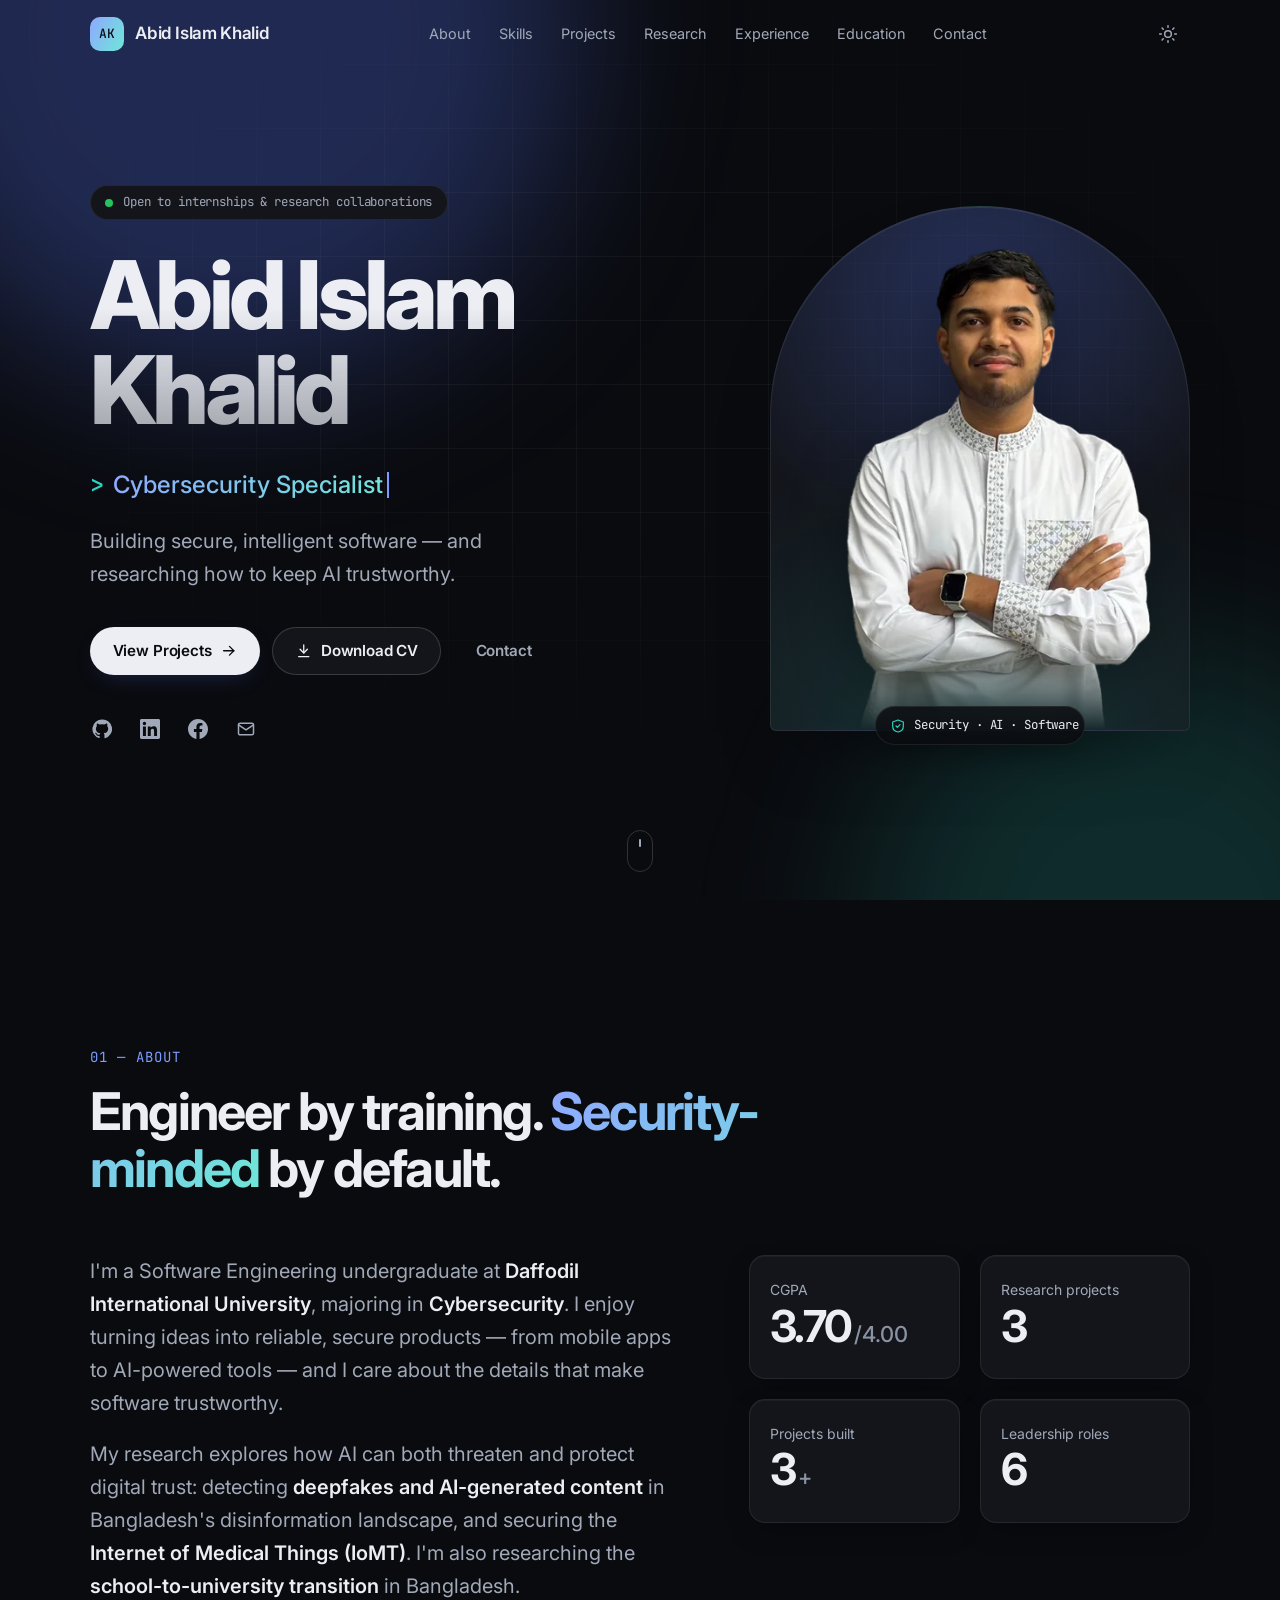
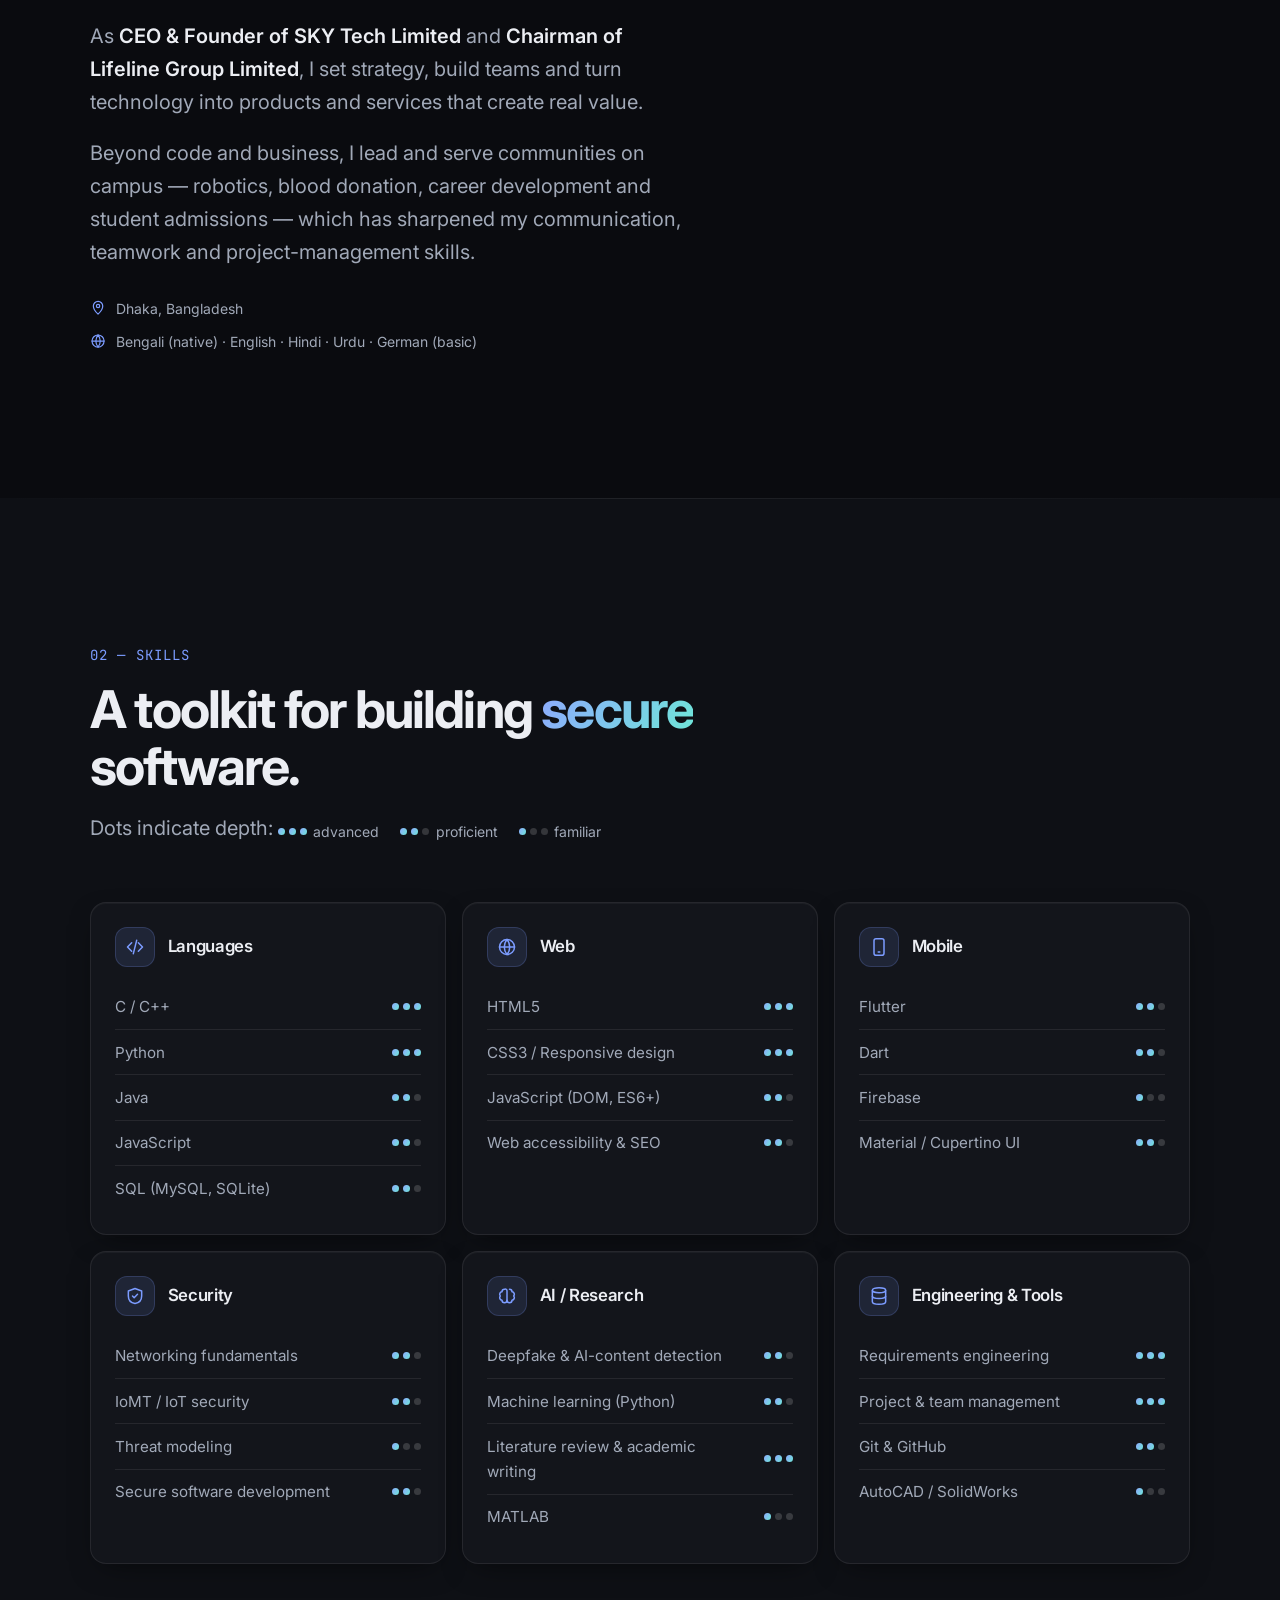
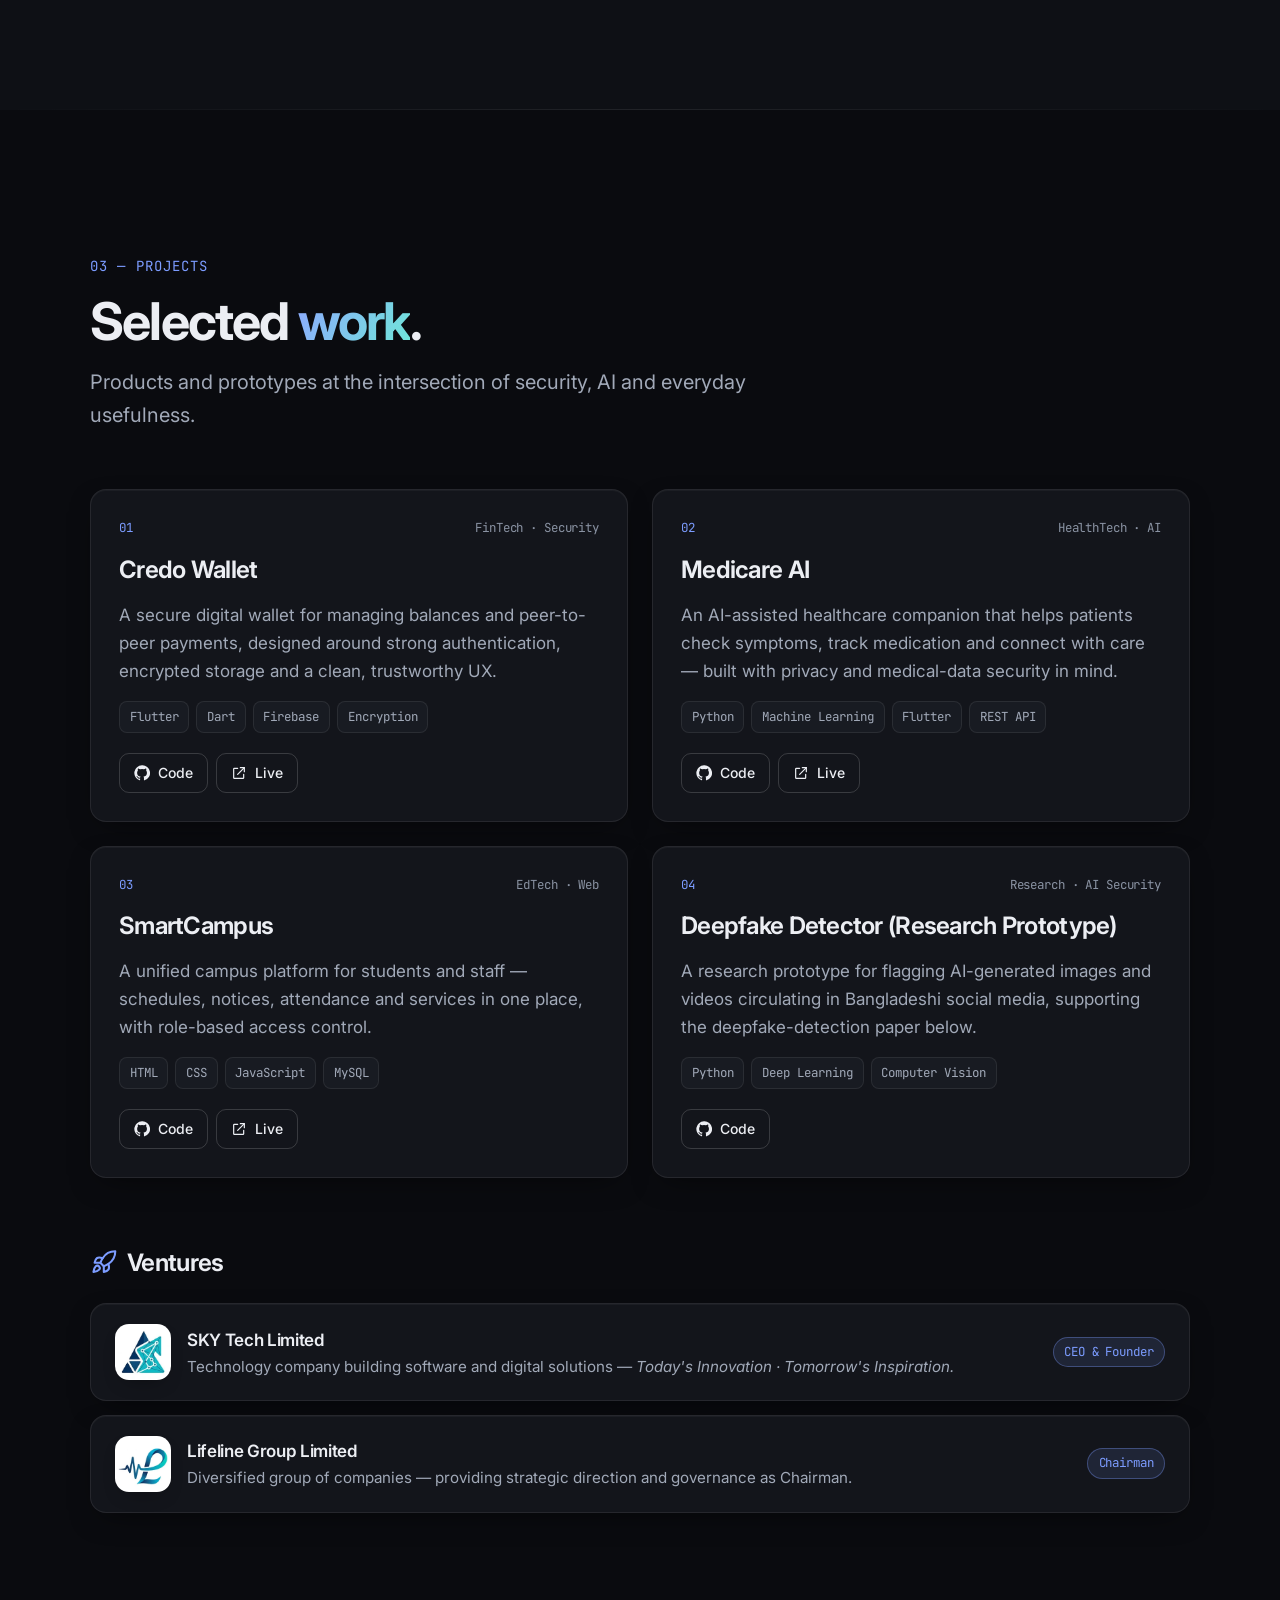
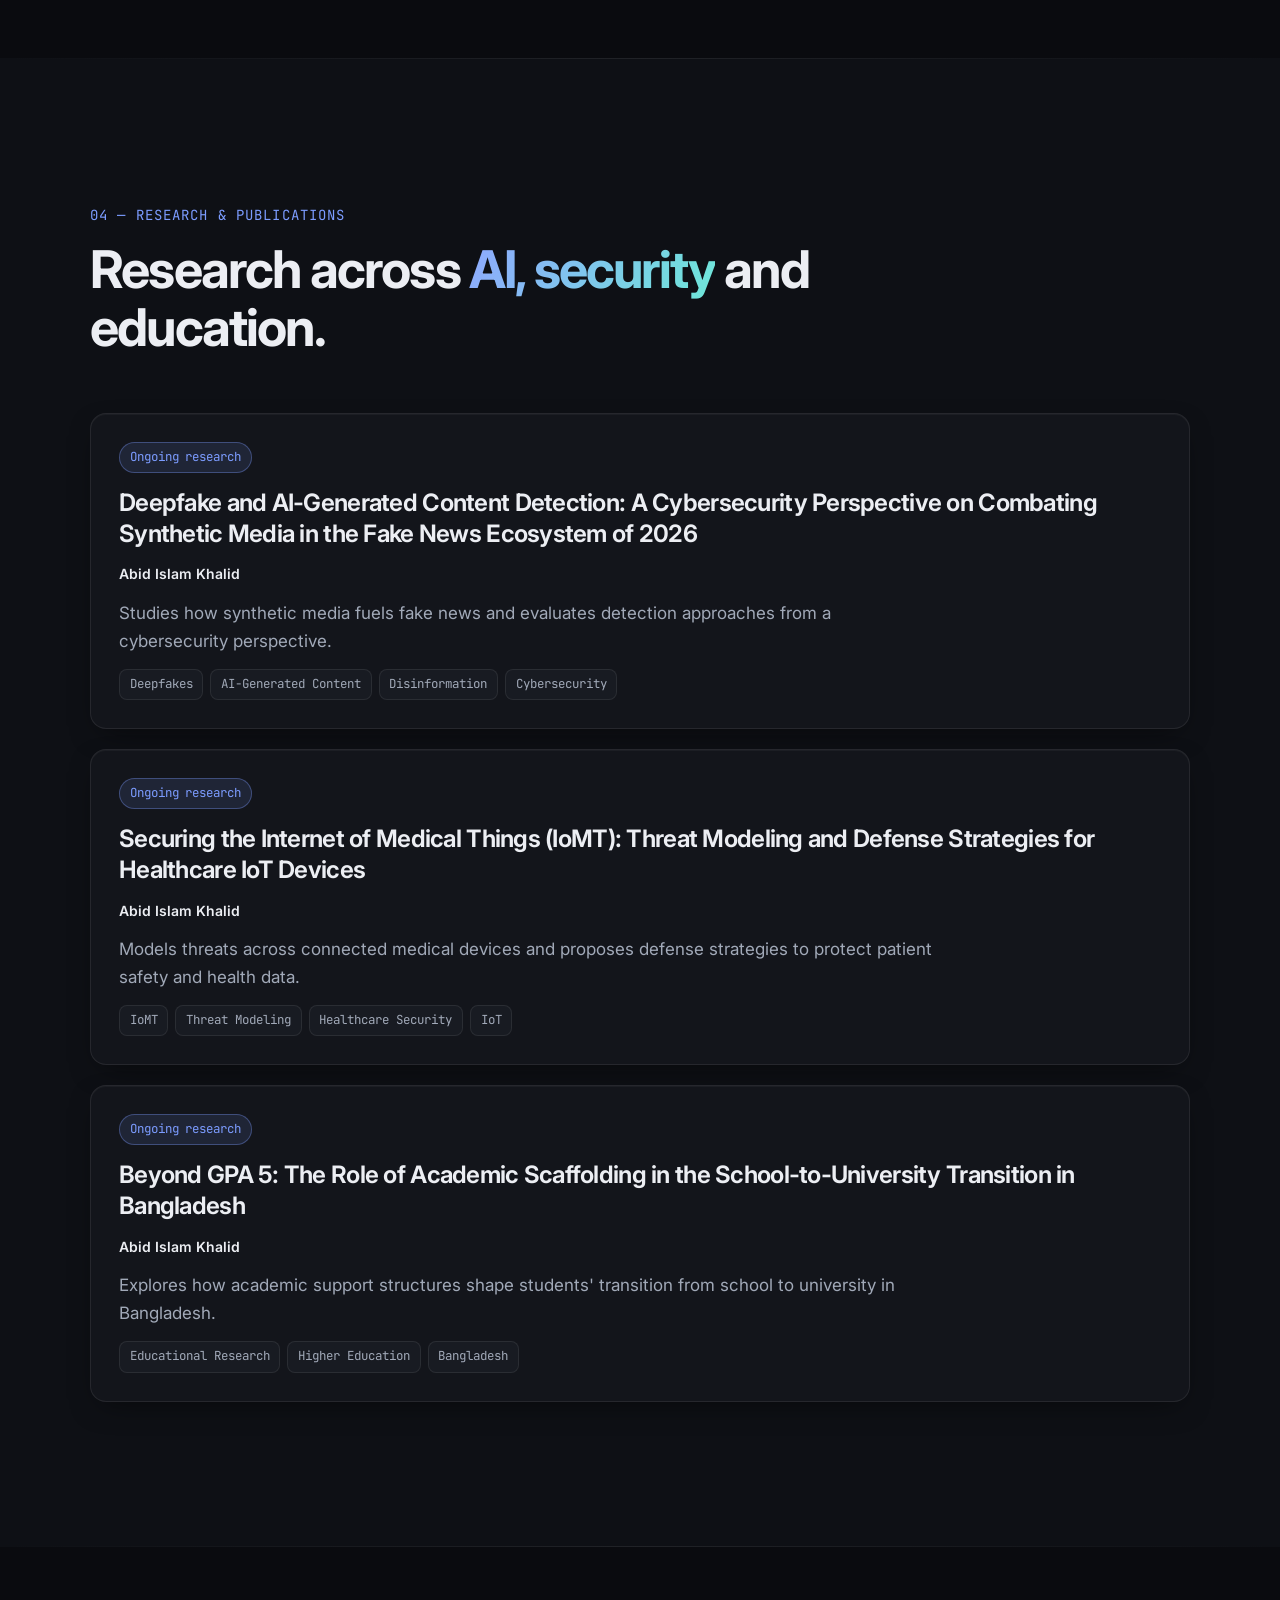
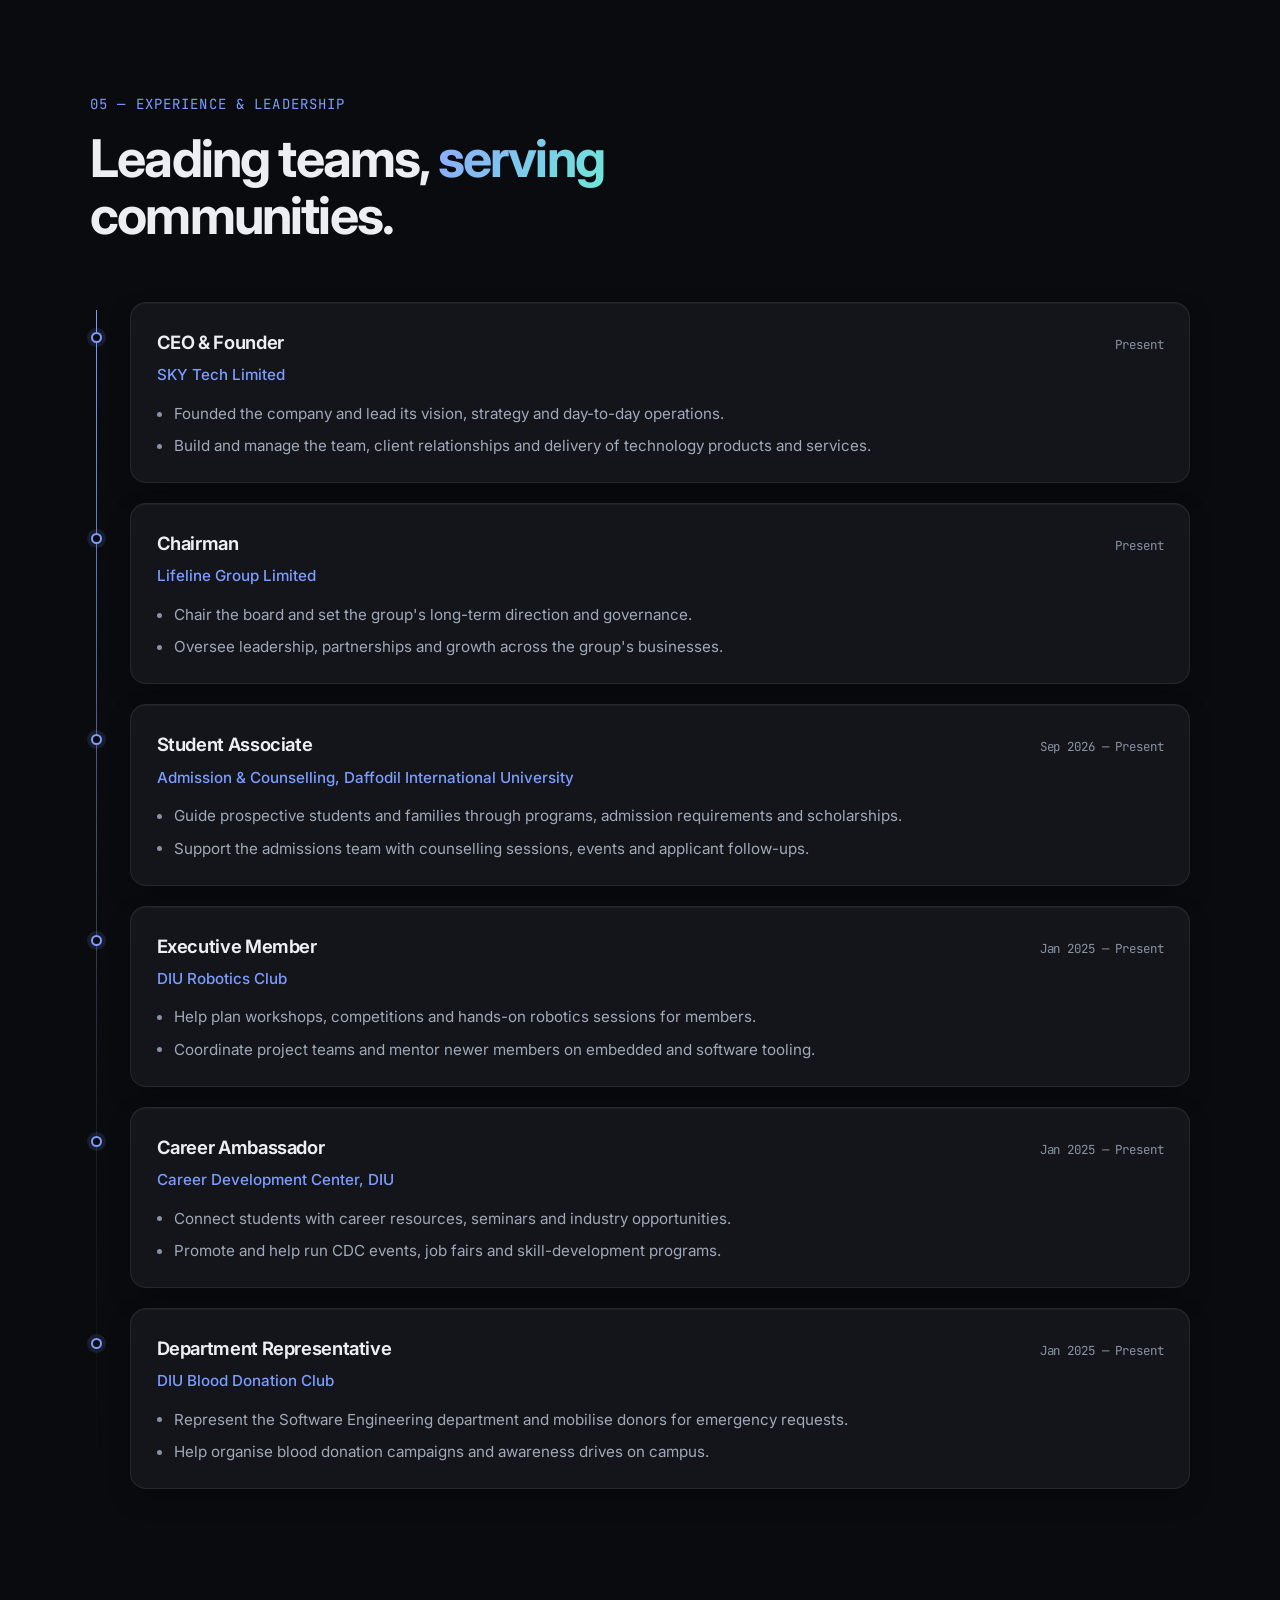
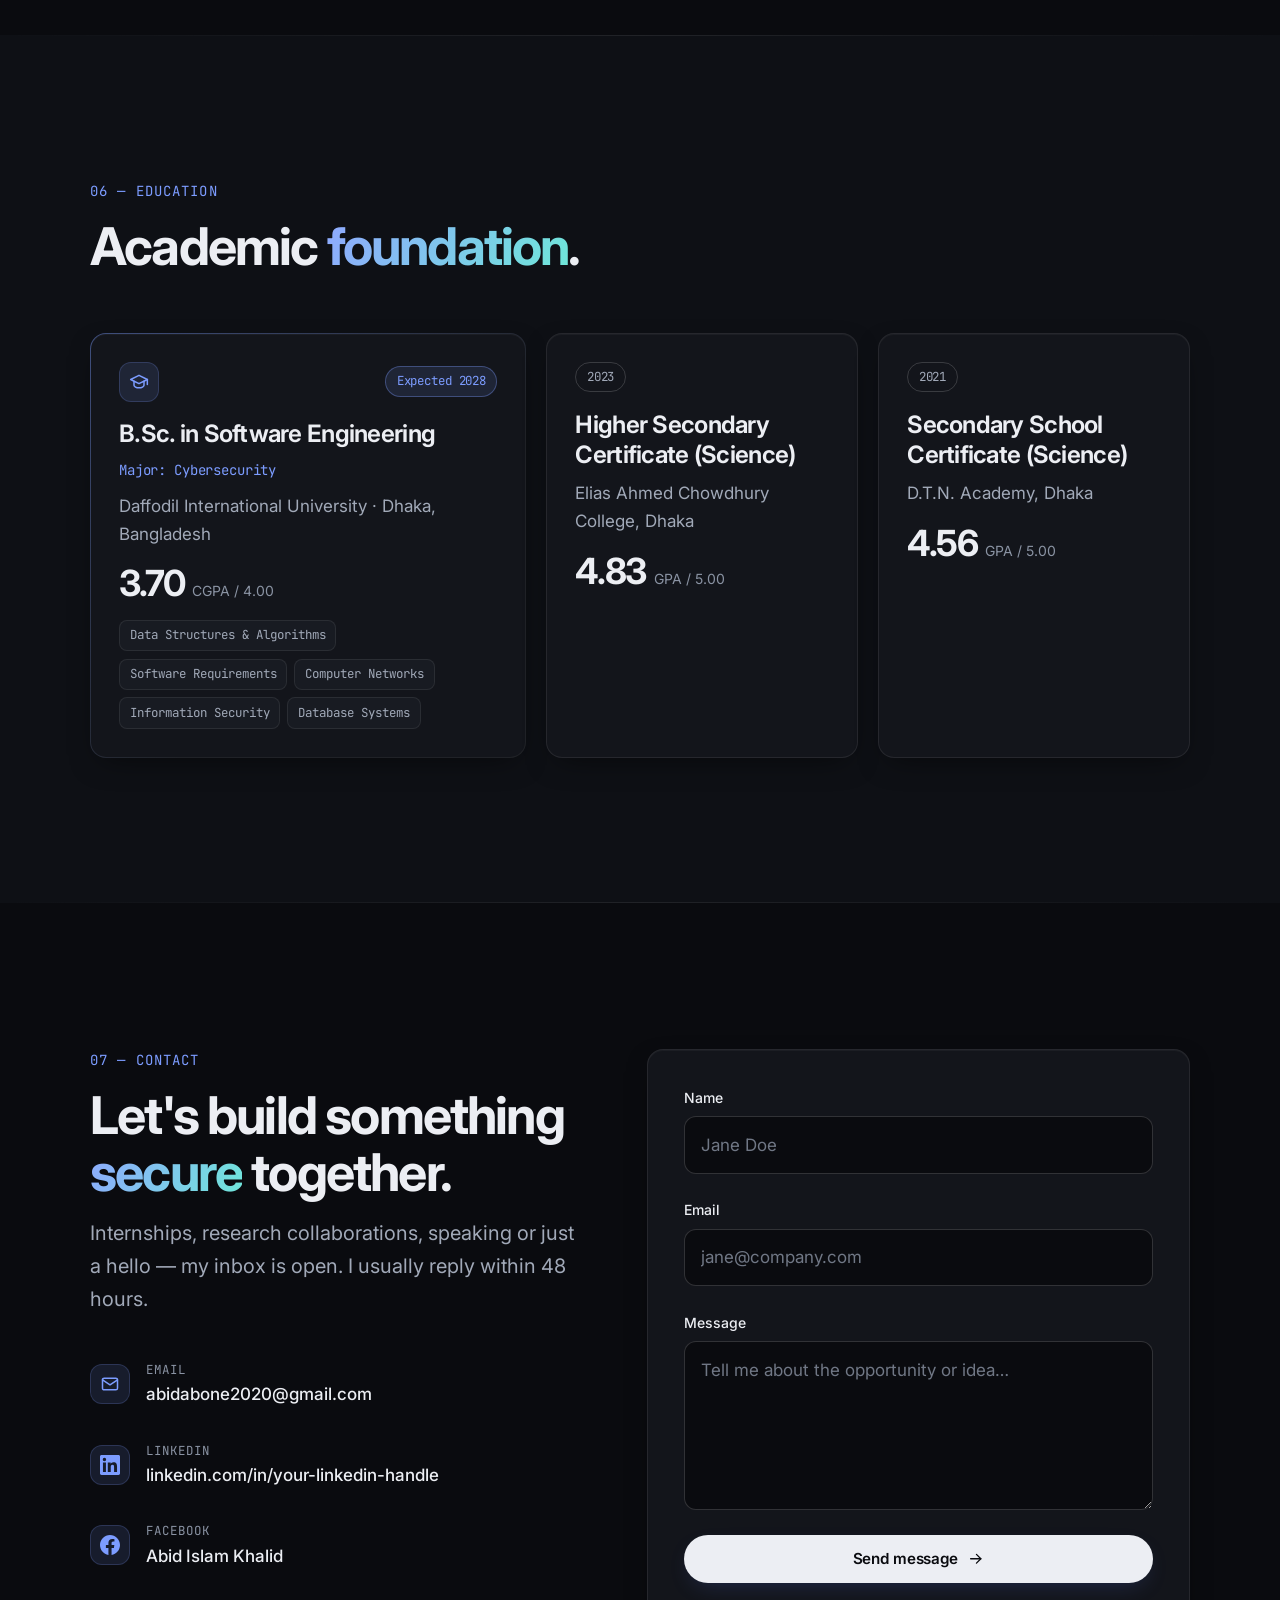
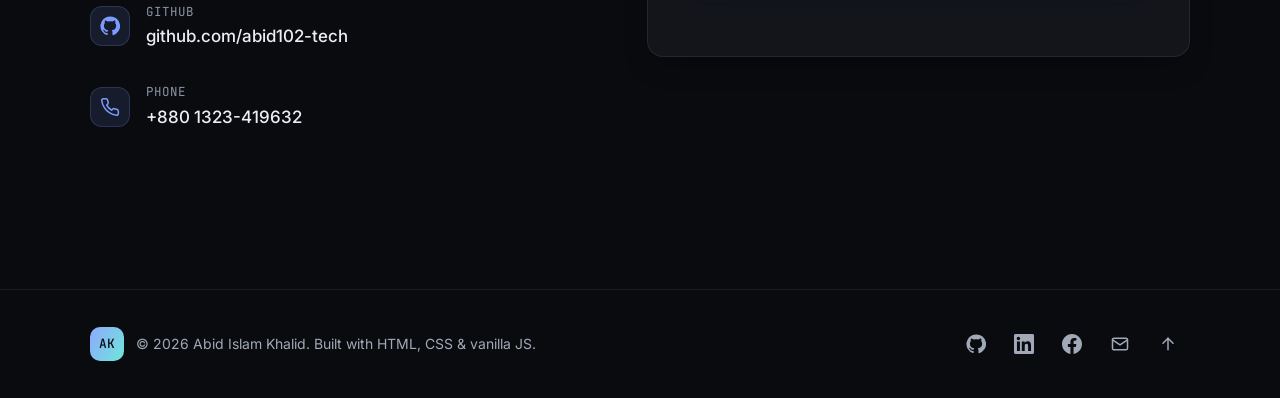
<file: index.html>
<!DOCTYPE html>
<html lang="en" data-theme="dark">
<head>
  <meta charset="UTF-8" />
  <meta name="viewport" content="width=device-width, initial-scale=1" />

  <!-- ============================================================
       SEO / SOCIAL
       TODO: Replace every "https://abid102-tech.github.io" with your real domain
             (also in sitemap.xml, robots.txt and the JSON-LD block below).
       ============================================================ -->
  <title>Abid Islam Khalid — Software Engineer &amp; Cybersecurity Specialist</title>
  <meta name="description" content="Abid Islam Khalid is a Software Engineering (Cybersecurity) student at Daffodil International University building secure software and researching deepfake detection and IoMT security." />
  <meta name="author" content="Abid Islam Khalid" />
  <meta name="keywords" content="Abid Islam Khalid, Software Engineer, Cybersecurity, AI Research, Deepfake Detection, IoMT Security, Daffodil International University, Bangladesh, Portfolio" />
  <link rel="canonical" href="https://abid102-tech.github.io/" />
  <meta name="theme-color" content="#0a0b0f" media="(prefers-color-scheme: dark)" />
  <meta name="theme-color" content="#fafafa" media="(prefers-color-scheme: light)" />
  <meta name="color-scheme" content="dark light" />

  <!-- Open Graph -->
  <meta property="og:type" content="website" />
  <meta property="og:site_name" content="Abid Islam Khalid" />
  <meta property="og:title" content="Abid Islam Khalid — Software Engineer &amp; Cybersecurity Specialist" />
  <meta property="og:description" content="Building secure, intelligent software and researching how to keep AI trustworthy." />
  <meta property="og:url" content="https://abid102-tech.github.io/" />
  <meta property="og:image" content="https://abid102-tech.github.io/assets/img/og-image.png" />
  <meta property="og:image:width" content="1200" />
  <meta property="og:image:height" content="630" />
  <meta property="og:image:alt" content="Abid Islam Khalid — Software Engineer, Cybersecurity Specialist, AI Researcher" />
  <meta property="og:locale" content="en_US" />

  <!-- Twitter -->
  <meta name="twitter:card" content="summary_large_image" />
  <meta name="twitter:title" content="Abid Islam Khalid — Software Engineer &amp; Cybersecurity Specialist" />
  <meta name="twitter:description" content="Building secure, intelligent software and researching how to keep AI trustworthy." />
  <meta name="twitter:image" content="https://abid102-tech.github.io/assets/img/og-image.png" />
  <!-- TODO (optional): add your X/Twitter handle -->
  <!-- <meta name="twitter:creator" content="@your_handle" /> -->

  <!-- Icons & manifest -->
  <link rel="icon" href="assets/img/favicon.svg" type="image/svg+xml" />
  <link rel="icon" href="assets/img/favicon-32.png" sizes="32x32" type="image/png" />
  <link rel="apple-touch-icon" href="assets/img/apple-touch-icon.png" />
  <link rel="manifest" href="site.webmanifest" />

  <!-- Apply saved theme before first paint (prevents a light/dark flash) -->
  <script>
    (function () {
      try {
        var t = localStorage.getItem('theme');
        if (t === 'light' || t === 'dark') document.documentElement.setAttribute('data-theme', t);
      } catch (e) {}
      document.documentElement.classList.add('js');
    })();
  </script>

  <!-- Fonts: Inter (body) + JetBrains Mono (accents) -->
  <link rel="preconnect" href="https://fonts.googleapis.com" />
  <link rel="preconnect" href="https://fonts.gstatic.com" crossorigin />
  <!-- Loaded without blocking first paint; system fonts show until these arrive -->
  <link rel="preload" as="style" href="https://fonts.googleapis.com/css2?family=Inter:wght@400;500;600;700;800&amp;family=JetBrains+Mono:wght@400;500&amp;display=swap" />
  <link rel="stylesheet" href="https://fonts.googleapis.com/css2?family=Inter:wght@400;500;600;700;800&amp;family=JetBrains+Mono:wght@400;500&amp;display=swap" media="print" onload="this.media='all'" />
  <noscript><link rel="stylesheet" href="https://fonts.googleapis.com/css2?family=Inter:wght@400;500;600;700;800&amp;family=JetBrains+Mono:wght@400;500&amp;display=swap" /></noscript>

  <link rel="stylesheet" href="css/style.css" />

  <!-- Structured data: Person schema -->
  <script type="application/ld+json">
  {
    "@context": "https://schema.org",
    "@type": "Person",
    "name": "Abid Islam Khalid",
    "url": "https://abid102-tech.github.io/",
    "image": "https://abid102-tech.github.io/assets/img/abid-portrait-800.webp",
    "jobTitle": "Software Engineer & Cybersecurity Specialist",
    "description": "CEO & Founder of SKY Tech Limited, Chairman of Lifeline Group Limited, Software Engineering (Cybersecurity) student and AI researcher from Bangladesh.",
    "email": "mailto:abidabone2020@gmail.com",
    "nationality": "Bangladeshi",
    "address": { "@type": "PostalAddress", "addressLocality": "Dhaka", "addressCountry": "BD" },
    "worksFor": [
      { "@type": "Organization", "name": "SKY Tech Limited", "slogan": "Today's Innovation, Tomorrow's Inspiration" },
      { "@type": "Organization", "name": "Lifeline Group Limited" }
    ],
    "alumniOf": {
      "@type": "CollegeOrUniversity",
      "name": "Daffodil International University",
      "url": "https://daffodilvarsity.edu.bd/"
    },
    "knowsAbout": ["Software Engineering", "Cybersecurity", "Artificial Intelligence", "Deepfake Detection", "IoMT Security", "Flutter", "Python", "C++", "Java"],
    "sameAs": [
      "https://github.com/abid102-tech",
      "https://www.linkedin.com/in/your-linkedin-handle",
      "https://www.facebook.com/share/1A4pL1Esag/"
    ]
  }
  </script>
</head>

<body>
  <a class="skip-link" href="#main">Skip to content</a>

  <!-- Inline SVG icon sprite (referenced with <use href="#i-name">) -->
  <svg width="0" height="0" style="position:absolute" aria-hidden="true" focusable="false">
    <defs>
      <symbol id="i-github" viewBox="0 0 24 24"><path fill="currentColor" d="M12 .5a11.5 11.5 0 0 0-3.64 22.41c.58.1.79-.25.79-.56v-2c-3.2.7-3.88-1.37-3.88-1.37-.53-1.33-1.28-1.69-1.28-1.69-1.05-.71.08-.7.08-.7 1.16.08 1.77 1.19 1.77 1.19 1.03 1.77 2.71 1.26 3.37.96.1-.75.4-1.26.73-1.55-2.55-.29-5.24-1.28-5.24-5.68 0-1.26.45-2.28 1.19-3.09-.12-.29-.52-1.46.11-3.05 0 0 .97-.31 3.17 1.18a11 11 0 0 1 5.77 0c2.2-1.49 3.17-1.18 3.17-1.18.63 1.59.23 2.76.11 3.05.74.81 1.19 1.83 1.19 3.09 0 4.41-2.69 5.38-5.25 5.67.41.36.78 1.06.78 2.14v3.17c0 .31.21.67.8.56A11.5 11.5 0 0 0 12 .5Z"/></symbol>
      <symbol id="i-facebook" viewBox="0 0 24 24"><path fill="currentColor" d="M24 12.07C24 5.4 18.63 0 12 0S0 5.4 0 12.07C0 18.1 4.39 23.1 10.13 24v-8.44H7.08v-3.49h3.04V9.41c0-3.02 1.8-4.7 4.54-4.7 1.31 0 2.68.24 2.68.24v2.97h-1.5c-1.5 0-1.96.93-1.96 1.89v2.26h3.33l-.53 3.49h-2.8V24C19.62 23.1 24 18.1 24 12.07Z"/></symbol>
      <symbol id="i-linkedin" viewBox="0 0 24 24"><path fill="currentColor" d="M20.45 20.45h-3.56v-5.57c0-1.33-.02-3.04-1.85-3.04-1.85 0-2.14 1.45-2.14 2.94v5.67H9.35V9h3.41v1.56h.05c.48-.9 1.64-1.85 3.37-1.85 3.6 0 4.27 2.37 4.27 5.46v6.28ZM5.34 7.43a2.06 2.06 0 1 1 0-4.13 2.06 2.06 0 0 1 0 4.13ZM7.12 20.45H3.56V9h3.56v11.45ZM22.22 0H1.77C.79 0 0 .77 0 1.73v20.54C0 23.23.79 24 1.77 24h20.45c.98 0 1.78-.77 1.78-1.73V1.73C24 .77 23.2 0 22.22 0Z"/></symbol>
      <symbol id="i-mail" viewBox="0 0 24 24"><g fill="none" stroke="currentColor" stroke-width="1.8" stroke-linecap="round" stroke-linejoin="round"><rect x="3" y="5" width="18" height="14" rx="2"/><path d="m3 7 9 6 9-6"/></g></symbol>
      <symbol id="i-phone" viewBox="0 0 24 24"><path fill="none" stroke="currentColor" stroke-width="1.8" stroke-linecap="round" stroke-linejoin="round" d="M22 16.9v3a2 2 0 0 1-2.2 2 19.8 19.8 0 0 1-8.6-3.1 19.5 19.5 0 0 1-6-6A19.8 19.8 0 0 1 2.1 4.2 2 2 0 0 1 4.1 2h3a2 2 0 0 1 2 1.7c.1.9.4 1.8.7 2.7a2 2 0 0 1-.5 2.1L8 9.8a16 16 0 0 0 6 6l1.3-1.3a2 2 0 0 1 2.1-.4c.9.3 1.8.6 2.7.7a2 2 0 0 1 1.7 2Z"/></symbol>
      <symbol id="i-external" viewBox="0 0 24 24"><g fill="none" stroke="currentColor" stroke-width="1.8" stroke-linecap="round" stroke-linejoin="round"><path d="M14 4h6v6"/><path d="M20 4 10 14"/><path d="M19 14v5a1 1 0 0 1-1 1H5a1 1 0 0 1-1-1V6a1 1 0 0 1 1-1h5"/></g></symbol>
      <symbol id="i-download" viewBox="0 0 24 24"><g fill="none" stroke="currentColor" stroke-width="1.8" stroke-linecap="round" stroke-linejoin="round"><path d="M12 4v11"/><path d="m7 10 5 5 5-5"/><path d="M5 20h14"/></g></symbol>
      <symbol id="i-arrow" viewBox="0 0 24 24"><g fill="none" stroke="currentColor" stroke-width="1.8" stroke-linecap="round" stroke-linejoin="round"><path d="M5 12h14"/><path d="m13 6 6 6-6 6"/></g></symbol>
      <symbol id="i-arrow-up" viewBox="0 0 24 24"><g fill="none" stroke="currentColor" stroke-width="1.8" stroke-linecap="round" stroke-linejoin="round"><path d="M12 19V5"/><path d="m6 11 6-6 6 6"/></g></symbol>
      <symbol id="i-sun" viewBox="0 0 24 24"><g fill="none" stroke="currentColor" stroke-width="1.8" stroke-linecap="round"><circle cx="12" cy="12" r="4"/><path d="M12 2v2M12 20v2M4.9 4.9l1.4 1.4M17.7 17.7l1.4 1.4M2 12h2M20 12h2M4.9 19.1l1.4-1.4M17.7 6.3l1.4-1.4"/></g></symbol>
      <symbol id="i-moon" viewBox="0 0 24 24"><path fill="none" stroke="currentColor" stroke-width="1.8" stroke-linecap="round" stroke-linejoin="round" d="M21 12.8A9 9 0 1 1 11.2 3a7 7 0 0 0 9.8 9.8Z"/></symbol>
      <symbol id="i-code" viewBox="0 0 24 24"><g fill="none" stroke="currentColor" stroke-width="1.8" stroke-linecap="round" stroke-linejoin="round"><path d="m8 7-5 5 5 5"/><path d="m16 7 5 5-5 5"/><path d="m14 4-4 16"/></g></symbol>
      <symbol id="i-globe" viewBox="0 0 24 24"><g fill="none" stroke="currentColor" stroke-width="1.8" stroke-linecap="round"><circle cx="12" cy="12" r="9"/><path d="M3 12h18M12 3a14 14 0 0 1 0 18M12 3a14 14 0 0 0 0 18"/></g></symbol>
      <symbol id="i-mobile" viewBox="0 0 24 24"><g fill="none" stroke="currentColor" stroke-width="1.8" stroke-linecap="round"><rect x="6" y="2" width="12" height="20" rx="2.5"/><path d="M11 18h2"/></g></symbol>
      <symbol id="i-shield" viewBox="0 0 24 24"><g fill="none" stroke="currentColor" stroke-width="1.8" stroke-linecap="round" stroke-linejoin="round"><path d="M12 3 4 6v6c0 5 3.4 8.3 8 9 4.6-.7 8-4 8-9V6l-8-3Z"/><path d="m9 12 2 2 4-4"/></g></symbol>
      <symbol id="i-brain" viewBox="0 0 24 24"><g fill="none" stroke="currentColor" stroke-width="1.8" stroke-linecap="round" stroke-linejoin="round"><path d="M9 4a3 3 0 0 0-3 3 3 3 0 0 0-2 5 3 3 0 0 0 2 5 3 3 0 0 0 6 0V6a2 2 0 0 0-3-2Z"/><path d="M15 4a3 3 0 0 1 3 3 3 3 0 0 1 2 5 3 3 0 0 1-2 5 3 3 0 0 1-6 0"/></g></symbol>
      <symbol id="i-database" viewBox="0 0 24 24"><g fill="none" stroke="currentColor" stroke-width="1.8"><ellipse cx="12" cy="5" rx="8" ry="3"/><path d="M4 5v14c0 1.7 3.6 3 8 3s8-1.3 8-3V5"/><path d="M4 12c0 1.7 3.6 3 8 3s8-1.3 8-3"/></g></symbol>
      <symbol id="i-file" viewBox="0 0 24 24"><g fill="none" stroke="currentColor" stroke-width="1.8" stroke-linecap="round" stroke-linejoin="round"><path d="M14 3H6a1 1 0 0 0-1 1v16a1 1 0 0 0 1 1h12a1 1 0 0 0 1-1V8l-5-5Z"/><path d="M14 3v5h5M9 13h6M9 17h6"/></g></symbol>
      <symbol id="i-cap" viewBox="0 0 24 24"><g fill="none" stroke="currentColor" stroke-width="1.8" stroke-linecap="round" stroke-linejoin="round"><path d="m2 9 10-5 10 5-10 5L2 9Z"/><path d="M6 11v5c0 1.5 2.7 3 6 3s6-1.5 6-3v-5"/><path d="M22 9v6"/></g></symbol>
      <symbol id="i-rocket" viewBox="0 0 24 24"><g fill="none" stroke="currentColor" stroke-width="1.8" stroke-linecap="round" stroke-linejoin="round"><path d="M5 15c-1.5 1.3-2 5-2 5s3.7-.5 5-2c.7-.8.7-2-.1-2.8a2 2 0 0 0-2.9-.2Z"/><path d="m12 15-3-3a22 22 0 0 1 2-4A12.9 12.9 0 0 1 22 2c0 2.7-.8 7.5-6 11a22 22 0 0 1-4 2Z"/><path d="M9 12H4s.6-3 2-4c1.6-1.1 5 0 5 0M12 15v5s3-.6 4-2c1.1-1.6 0-5 0-5"/></g></symbol>
      <symbol id="i-menu" viewBox="0 0 24 24"><path fill="none" stroke="currentColor" stroke-width="1.8" stroke-linecap="round" d="M4 7h16M4 12h16M4 17h16"/></symbol>
      <symbol id="i-close" viewBox="0 0 24 24"><path fill="none" stroke="currentColor" stroke-width="1.8" stroke-linecap="round" d="M6 6l12 12M18 6 6 18"/></symbol>
      <symbol id="i-pin" viewBox="0 0 24 24"><g fill="none" stroke="currentColor" stroke-width="1.8" stroke-linecap="round" stroke-linejoin="round"><path d="M12 21s7-6.2 7-12a7 7 0 0 0-14 0c0 5.8 7 12 7 12Z"/><circle cx="12" cy="9" r="2.5"/></g></symbol>
    </defs>
  </svg>

  <!-- ============================== NAVBAR ============================== -->
  <header class="site-header" id="top">
    <nav class="nav container" aria-label="Primary">
      <a class="brand" href="#hero">
        <span class="brand-mark" aria-hidden="true">AK</span>
        <span class="brand-name">Abid Islam Khalid</span>
      </a>

      <ul class="nav-links" id="nav-links">
        <li><a href="#about">About</a></li>
        <li><a href="#skills">Skills</a></li>
        <li><a href="#projects">Projects</a></li>
        <li><a href="#research">Research</a></li>
        <li><a href="#experience">Experience</a></li>
        <li><a href="#education">Education</a></li>
        <li><a href="#contact">Contact</a></li>
      </ul>

      <div class="nav-actions">
        <button class="icon-btn theme-toggle" type="button" aria-label="Switch to light mode" title="Toggle theme">
          <svg class="icon icon-sun" aria-hidden="true"><use href="#i-sun"/></svg>
          <svg class="icon icon-moon" aria-hidden="true"><use href="#i-moon"/></svg>
        </button>
        <button class="icon-btn nav-toggle" type="button" aria-controls="nav-links" aria-expanded="false" aria-label="Open menu">
          <svg class="icon icon-menu" aria-hidden="true"><use href="#i-menu"/></svg>
          <svg class="icon icon-close" aria-hidden="true"><use href="#i-close"/></svg>
        </button>
      </div>
    </nav>
  </header>

  <main id="main">
    <!-- ============================== HERO ============================== -->
    <section class="hero" id="hero" aria-labelledby="hero-title">
      <div class="hero-bg" aria-hidden="true">
        <div class="hero-glow hero-glow--a"></div>
        <div class="hero-glow hero-glow--b"></div>
        <div class="hero-grid"></div>
      </div>

      <div class="container hero-inner">
        <div class="hero-copy">
        <p class="eyebrow mono hero-in" style="--d:0ms">
          <span class="status-dot" aria-hidden="true"></span>
          Open to internships &amp; research collaborations <!-- TODO: update your availability -->
        </p>

        <h1 class="hero-title hero-rise" id="hero-title">Abid Islam Khalid</h1>

        <p class="hero-role hero-in" style="--d:120ms">
          <span class="mono prompt" aria-hidden="true">&gt;</span>
          <!-- Visible rotating text is decorative; screen readers get the full list below -->
          <span class="rotator" aria-hidden="true" data-words="Software Engineer|Cybersecurity Specialist|AI Researcher|Tech Entrepreneur|Project Manager">Software Engineer</span><span class="caret" aria-hidden="true"></span>
          <span class="sr-only">Software Engineer, Cybersecurity Specialist, AI Researcher, Tech Entrepreneur and Project Manager</span>
        </p>

        <p class="hero-lede hero-rise" style="--d:180ms">
          Building secure, intelligent software — and researching how to keep AI trustworthy.
        </p>

        <div class="hero-cta hero-in" style="--d:240ms">
          <a class="btn btn-primary" href="#projects">
            View Projects
            <svg class="icon" aria-hidden="true"><use href="#i-arrow"/></svg>
          </a>
          <!-- TODO: Replace assets/cv/Abid_Islam_Khalid_CV.pdf with your latest CV (keep the same filename) -->
          <a class="btn btn-secondary" href="assets/cv/Abid_Islam_Khalid_CV.pdf" download>
            <svg class="icon" aria-hidden="true"><use href="#i-download"/></svg>
            Download CV
          </a>
          <a class="btn btn-ghost" href="#contact">Contact</a>
        </div>

        <ul class="hero-social hero-in" style="--d:320ms" aria-label="Social links">
          <!-- TODO: confirm GitHub URL and replace LinkedIn handle -->
          <li><a class="icon-btn" href="https://github.com/abid102-tech" target="_blank" rel="noopener noreferrer" aria-label="GitHub (opens in new tab)"><svg class="icon" aria-hidden="true"><use href="#i-github"/></svg></a></li>
          <li><a class="icon-btn" href="https://www.linkedin.com/in/your-linkedin-handle" target="_blank" rel="noopener noreferrer" aria-label="LinkedIn (opens in new tab)"><svg class="icon" aria-hidden="true"><use href="#i-linkedin"/></svg></a></li>
          <li><a class="icon-btn" href="https://www.facebook.com/share/1A4pL1Esag/" target="_blank" rel="noopener noreferrer" aria-label="Facebook (opens in new tab)"><svg class="icon" aria-hidden="true"><use href="#i-facebook"/></svg></a></li>
          <li><a class="icon-btn" href="mailto:abidabone2020@gmail.com" aria-label="Email Abid"><svg class="icon" aria-hidden="true"><use href="#i-mail"/></svg></a></li>
        </ul>
        </div>

        <!-- TODO: to change the photo, replace assets/img/abid-portrait-*.webp (transparent background, 4:5 ratio) -->
        <figure class="hero-portrait hero-in" style="--d:160ms">
          <div class="portrait-frame">
            <img src="assets/img/abid-portrait-800.webp"
                 srcset="assets/img/abid-portrait-480.webp 480w, assets/img/abid-portrait-800.webp 800w"
                 sizes="(min-width: 900px) 420px, 260px"
                 width="800" height="1000"
                 alt="Portrait of Abid Islam Khalid"
                 fetchpriority="high" decoding="async" />
          </div>
          <figcaption class="portrait-badge mono">
            <svg class="icon" aria-hidden="true"><use href="#i-shield"/></svg>
            Security · AI · Software
          </figcaption>
        </figure>
      </div>

      <a class="scroll-cue" href="#about" aria-label="Scroll to About section">
        <span class="scroll-cue-line" aria-hidden="true"></span>
      </a>
    </section>

    <!-- ============================== ABOUT ============================== -->
    <section class="section" id="about" aria-labelledby="about-title">
      <div class="container">
        <header class="section-head reveal">
          <p class="section-kicker mono">01 — About</p>
          <h2 class="section-title" id="about-title">Engineer by training. <span class="text-gradient">Security-minded</span> by default.</h2>
        </header>

        <div class="about-grid">
          <div class="about-copy reveal">
            <!-- TODO: personalise your bio (keep it 2–3 short paragraphs) -->
            <p>
              I'm a Software Engineering undergraduate at <strong>Daffodil International University</strong>, majoring in
              <strong>Cybersecurity</strong>. I enjoy turning ideas into reliable, secure products — from mobile apps to
              AI-powered tools — and I care about the details that make software trustworthy.
            </p>
            <p>
              My research explores how AI can both threaten and protect digital trust: detecting
              <strong>deepfakes and AI-generated content</strong> in Bangladesh's disinformation landscape, and securing
              the <strong>Internet of Medical Things (IoMT)</strong>. I'm also researching the
              <strong>school-to-university transition</strong> in Bangladesh.
            </p>
            <p>
              As <strong>CEO &amp; Founder of SKY Tech Limited</strong> and <strong>Chairman of Lifeline Group Limited</strong>,
              I set strategy, build teams and turn technology into products and services that create real value.
            </p>
            <p>
              Beyond code and business, I lead and serve communities on campus — robotics, blood donation, career development and
              student admissions — which has sharpened my communication, teamwork and project-management skills.
            </p>
            <ul class="about-meta">
              <li><svg class="icon" aria-hidden="true"><use href="#i-pin"/></svg> Dhaka, Bangladesh</li>
              <li><svg class="icon" aria-hidden="true"><use href="#i-globe"/></svg> Bengali (native) · English · Hindi · Urdu · German (basic)</li>
            </ul>
          </div>

          <!-- TODO: keep these numbers up to date (data-count = final number) -->
          <dl class="stats reveal">
            <div class="stat">
              <dt>CGPA</dt>
              <dd><span class="stat-num" data-count="3.70" data-decimals="2">3.70</span><span class="stat-suffix">/4.00</span></dd>
            </div>
            <div class="stat">
              <dt>Research projects</dt>
              <dd><span class="stat-num" data-count="3">3</span></dd>
            </div>
            <div class="stat">
              <dt>Projects built</dt>
              <dd><span class="stat-num" data-count="3">3</span><span class="stat-suffix">+</span></dd>
            </div>
            <div class="stat">
              <dt>Leadership roles</dt>
              <dd><span class="stat-num" data-count="6">6</span></dd>
            </div>
          </dl>
        </div>
      </div>
    </section>

    <!-- ============================== SKILLS ============================== -->
    <section class="section section--alt" id="skills" aria-labelledby="skills-title">
      <div class="container">
        <header class="section-head reveal">
          <p class="section-kicker mono">02 — Skills</p>
          <h2 class="section-title" id="skills-title">A toolkit for building <span class="text-gradient">secure</span> software.</h2>
          <p class="section-sub">Dots indicate depth: <span class="legend"><span class="lvl" data-level="3" aria-hidden="true"><i></i><i></i><i></i></span> advanced</span> <span class="legend"><span class="lvl" data-level="2" aria-hidden="true"><i></i><i></i><i></i></span> proficient</span> <span class="legend"><span class="lvl" data-level="1" aria-hidden="true"><i></i><i></i><i></i></span> familiar</span></p>
        </header>

        <!-- TODO: adjust skills and levels (data-level="1|2|3") to match your honest self-assessment -->
        <div class="skills-grid">
          <article class="skill-card reveal">
            <div class="skill-card-head">
              <span class="skill-icon" aria-hidden="true"><svg class="icon"><use href="#i-code"/></svg></span>
              <h3>Languages</h3>
            </div>
            <ul class="skill-list">
              <li><span>C / C++</span><span class="lvl" data-level="3" role="img" aria-label="Advanced"><i></i><i></i><i></i></span></li>
              <li><span>Python</span><span class="lvl" data-level="3" role="img" aria-label="Advanced"><i></i><i></i><i></i></span></li>
              <li><span>Java</span><span class="lvl" data-level="2" role="img" aria-label="Proficient"><i></i><i></i><i></i></span></li>
              <li><span>JavaScript</span><span class="lvl" data-level="2" role="img" aria-label="Proficient"><i></i><i></i><i></i></span></li>
              <li><span>SQL (MySQL, SQLite)</span><span class="lvl" data-level="2" role="img" aria-label="Proficient"><i></i><i></i><i></i></span></li>
            </ul>
          </article>

          <article class="skill-card reveal">
            <div class="skill-card-head">
              <span class="skill-icon" aria-hidden="true"><svg class="icon"><use href="#i-globe"/></svg></span>
              <h3>Web</h3>
            </div>
            <ul class="skill-list">
              <li><span>HTML5</span><span class="lvl" data-level="3" role="img" aria-label="Advanced"><i></i><i></i><i></i></span></li>
              <li><span>CSS3 / Responsive design</span><span class="lvl" data-level="3" role="img" aria-label="Advanced"><i></i><i></i><i></i></span></li>
              <li><span>JavaScript (DOM, ES6+)</span><span class="lvl" data-level="2" role="img" aria-label="Proficient"><i></i><i></i><i></i></span></li>
              <li><span>Web accessibility &amp; SEO</span><span class="lvl" data-level="2" role="img" aria-label="Proficient"><i></i><i></i><i></i></span></li>
            </ul>
          </article>

          <article class="skill-card reveal">
            <div class="skill-card-head">
              <span class="skill-icon" aria-hidden="true"><svg class="icon"><use href="#i-mobile"/></svg></span>
              <h3>Mobile</h3>
            </div>
            <ul class="skill-list">
              <li><span>Flutter</span><span class="lvl" data-level="2" role="img" aria-label="Proficient"><i></i><i></i><i></i></span></li>
              <li><span>Dart</span><span class="lvl" data-level="2" role="img" aria-label="Proficient"><i></i><i></i><i></i></span></li>
              <li><span>Firebase</span><span class="lvl" data-level="1" role="img" aria-label="Familiar"><i></i><i></i><i></i></span></li>
              <li><span>Material / Cupertino UI</span><span class="lvl" data-level="2" role="img" aria-label="Proficient"><i></i><i></i><i></i></span></li>
            </ul>
          </article>

          <article class="skill-card reveal">
            <div class="skill-card-head">
              <span class="skill-icon" aria-hidden="true"><svg class="icon"><use href="#i-shield"/></svg></span>
              <h3>Security</h3>
            </div>
            <ul class="skill-list">
              <li><span>Networking fundamentals</span><span class="lvl" data-level="2" role="img" aria-label="Proficient"><i></i><i></i><i></i></span></li>
              <li><span>IoMT / IoT security</span><span class="lvl" data-level="2" role="img" aria-label="Proficient"><i></i><i></i><i></i></span></li>
              <li><span>Threat modeling</span><span class="lvl" data-level="1" role="img" aria-label="Familiar"><i></i><i></i><i></i></span></li>
              <li><span>Secure software development</span><span class="lvl" data-level="2" role="img" aria-label="Proficient"><i></i><i></i><i></i></span></li>
            </ul>
          </article>

          <article class="skill-card reveal">
            <div class="skill-card-head">
              <span class="skill-icon" aria-hidden="true"><svg class="icon"><use href="#i-brain"/></svg></span>
              <h3>AI / Research</h3>
            </div>
            <ul class="skill-list">
              <li><span>Deepfake &amp; AI-content detection</span><span class="lvl" data-level="2" role="img" aria-label="Proficient"><i></i><i></i><i></i></span></li>
              <li><span>Machine learning (Python)</span><span class="lvl" data-level="2" role="img" aria-label="Proficient"><i></i><i></i><i></i></span></li>
              <li><span>Literature review &amp; academic writing</span><span class="lvl" data-level="3" role="img" aria-label="Advanced"><i></i><i></i><i></i></span></li>
              <li><span>MATLAB</span><span class="lvl" data-level="1" role="img" aria-label="Familiar"><i></i><i></i><i></i></span></li>
            </ul>
          </article>

          <article class="skill-card reveal">
            <div class="skill-card-head">
              <span class="skill-icon" aria-hidden="true"><svg class="icon"><use href="#i-database"/></svg></span>
              <h3>Engineering &amp; Tools</h3>
            </div>
            <ul class="skill-list">
              <li><span>Requirements engineering</span><span class="lvl" data-level="3" role="img" aria-label="Advanced"><i></i><i></i><i></i></span></li>
              <li><span>Project &amp; team management</span><span class="lvl" data-level="3" role="img" aria-label="Advanced"><i></i><i></i><i></i></span></li>
              <li><span>Git &amp; GitHub</span><span class="lvl" data-level="2" role="img" aria-label="Proficient"><i></i><i></i><i></i></span></li>
              <li><span>AutoCAD / SolidWorks</span><span class="lvl" data-level="1" role="img" aria-label="Familiar"><i></i><i></i><i></i></span></li>
            </ul>
          </article>
        </div>
      </div>
    </section>

    <!-- ============================== PROJECTS ============================== -->
    <section class="section" id="projects" aria-labelledby="projects-title">
      <div class="container">
        <header class="section-head reveal">
          <p class="section-kicker mono">03 — Projects</p>
          <h2 class="section-title" id="projects-title">Selected <span class="text-gradient">work</span>.</h2>
          <p class="section-sub">Products and prototypes at the intersection of security, AI and everyday usefulness.</p>
        </header>

        <!-- TODO: For each project, update the description, tech tags, and the GitHub / Live URLs.
             To add a project, copy one <article class="project-card"> block. -->
        <div class="projects-grid">
          <article class="project-card reveal">
            <div class="project-top">
              <span class="project-index mono">01</span>
              <span class="project-type mono">FinTech · Security</span>
            </div>
            <h3 class="project-title">Credo Wallet</h3>
            <p class="project-desc">
              A secure digital wallet for managing balances and peer-to-peer payments, designed around strong
              authentication, encrypted storage and a clean, trustworthy UX.
            </p>
            <ul class="tags" aria-label="Tech stack">
              <li>Flutter</li><li>Dart</li><li>Firebase</li><li>Encryption</li>
            </ul>
            <div class="project-links">
              <a class="link-btn" href="https://github.com/abid102-tech" target="_blank" rel="noopener noreferrer" aria-label="Credo Wallet source code on GitHub (opens in new tab)">
                <svg class="icon" aria-hidden="true"><use href="#i-github"/></svg> Code
              </a>
              <a class="link-btn" href="#" target="_blank" rel="noopener noreferrer" aria-label="Credo Wallet live demo (opens in new tab)"><!-- TODO: live link (or delete this <a>) -->
                <svg class="icon" aria-hidden="true"><use href="#i-external"/></svg> Live
              </a>
            </div>
          </article>

          <article class="project-card reveal">
            <div class="project-top">
              <span class="project-index mono">02</span>
              <span class="project-type mono">HealthTech · AI</span>
            </div>
            <h3 class="project-title">Medicare AI</h3>
            <p class="project-desc">
              An AI-assisted healthcare companion that helps patients check symptoms, track medication and connect
              with care — built with privacy and medical-data security in mind.
            </p>
            <ul class="tags" aria-label="Tech stack">
              <li>Python</li><li>Machine Learning</li><li>Flutter</li><li>REST API</li>
            </ul>
            <div class="project-links">
              <a class="link-btn" href="https://github.com/abid102-tech" target="_blank" rel="noopener noreferrer" aria-label="Medicare AI source code on GitHub (opens in new tab)">
                <svg class="icon" aria-hidden="true"><use href="#i-github"/></svg> Code
              </a>
              <a class="link-btn" href="#" target="_blank" rel="noopener noreferrer" aria-label="Medicare AI live demo (opens in new tab)"><!-- TODO: live link (or delete this <a>) -->
                <svg class="icon" aria-hidden="true"><use href="#i-external"/></svg> Live
              </a>
            </div>
          </article>

          <article class="project-card reveal">
            <div class="project-top">
              <span class="project-index mono">03</span>
              <span class="project-type mono">EdTech · Web</span>
            </div>
            <h3 class="project-title">SmartCampus</h3>
            <p class="project-desc">
              A unified campus platform for students and staff — schedules, notices, attendance and services in one
              place, with role-based access control.
            </p>
            <ul class="tags" aria-label="Tech stack">
              <li>HTML</li><li>CSS</li><li>JavaScript</li><li>MySQL</li>
            </ul>
            <div class="project-links">
              <a class="link-btn" href="https://github.com/abid102-tech" target="_blank" rel="noopener noreferrer" aria-label="SmartCampus source code on GitHub (opens in new tab)">
                <svg class="icon" aria-hidden="true"><use href="#i-github"/></svg> Code
              </a>
              <a class="link-btn" href="#" target="_blank" rel="noopener noreferrer" aria-label="SmartCampus live demo (opens in new tab)"><!-- TODO: live link (or delete this <a>) -->
                <svg class="icon" aria-hidden="true"><use href="#i-external"/></svg> Live
              </a>
            </div>
          </article>

          <!-- TODO: Replace this card with another real project, or delete it -->
          <article class="project-card reveal">
            <div class="project-top">
              <span class="project-index mono">04</span>
              <span class="project-type mono">Research · AI Security</span>
            </div>
            <h3 class="project-title">Deepfake Detector (Research Prototype)</h3>
            <p class="project-desc">
              A research prototype for flagging AI-generated images and videos circulating in Bangladeshi social media,
              supporting the deepfake-detection paper below.
            </p>
            <ul class="tags" aria-label="Tech stack">
              <li>Python</li><li>Deep Learning</li><li>Computer Vision</li>
            </ul>
            <div class="project-links">
              <a class="link-btn" href="https://github.com/abid102-tech" target="_blank" rel="noopener noreferrer" aria-label="Deepfake Detector source code on GitHub (opens in new tab)">
                <svg class="icon" aria-hidden="true"><use href="#i-github"/></svg> Code
              </a>
            </div>
          </article>
        </div>

        <!-- Ventures -->
        <div class="ventures reveal">
          <h3 class="subhead"><svg class="icon" aria-hidden="true"><use href="#i-rocket"/></svg> Ventures</h3>
          <!-- TODO: refine each venture's one-line description, add founding year and website link if available -->
          <ul class="venture-list">
            <li class="venture">
              <div class="venture-main">
                <img class="venture-logo" src="assets/img/sky-tech-logo.webp" width="160" height="160" alt="SKY Tech Limited logo" loading="lazy" decoding="async" />
                <div>
                  <p class="venture-name">SKY Tech Limited</p>
                  <p class="venture-desc">Technology company building software and digital solutions — <em>Today's Innovation · Tomorrow's Inspiration.</em></p>
                </div>
              </div>
              <span class="badge badge--accent mono">CEO &amp; Founder</span>
            </li>
            <li class="venture">
              <div class="venture-main">
                <img class="venture-logo" src="assets/img/lifeline-logo.webp" width="160" height="160" alt="Lifeline Group Limited logo" loading="lazy" decoding="async" />
                <div>
                  <p class="venture-name">Lifeline Group Limited</p>
                  <p class="venture-desc">Diversified group of companies — providing strategic direction and governance as Chairman.</p>
                </div>
              </div>
              <span class="badge badge--accent mono">Chairman</span>
            </li>
          </ul>
        </div>
      </div>
    </section>

    <!-- ============================== RESEARCH ============================== -->
    <section class="section section--alt" id="research" aria-labelledby="research-title">
      <div class="container">
        <header class="section-head reveal">
          <p class="section-kicker mono">04 — Research &amp; Publications</p>
          <h2 class="section-title" id="research-title">Research across <span class="text-gradient">AI, security</span> and education.</h2>
        </header>

        <!-- TODO: when a paper is published, add co-authors, venue/journal, year and a DOI/PDF link -->
        <ol class="pub-list">
          <li class="pub reveal">
            <div class="pub-meta">
              <span class="badge badge--accent mono">Ongoing research</span>
            </div>
            <h3 class="pub-title">Deepfake and AI-Generated Content Detection: A Cybersecurity Perspective on Combating Synthetic Media in the Fake News Ecosystem of 2026</h3>
            <p class="pub-authors"><strong>Abid Islam Khalid</strong></p>
            <p class="pub-abstract">Studies how synthetic media fuels fake news and evaluates detection approaches from a cybersecurity perspective.</p>
            <ul class="tags" aria-label="Topics"><li>Deepfakes</li><li>AI-Generated Content</li><li>Disinformation</li><li>Cybersecurity</li></ul>
          </li>

          <li class="pub reveal">
            <div class="pub-meta">
              <span class="badge badge--accent mono">Ongoing research</span>
            </div>
            <h3 class="pub-title">Securing the Internet of Medical Things (IoMT): Threat Modeling and Defense Strategies for Healthcare IoT Devices</h3>
            <p class="pub-authors"><strong>Abid Islam Khalid</strong></p>
            <p class="pub-abstract">Models threats across connected medical devices and proposes defense strategies to protect patient safety and health data.</p>
            <ul class="tags" aria-label="Topics"><li>IoMT</li><li>Threat Modeling</li><li>Healthcare Security</li><li>IoT</li></ul>
          </li>

          <li class="pub reveal">
            <div class="pub-meta">
              <span class="badge badge--accent mono">Ongoing research</span>
            </div>
            <h3 class="pub-title">Beyond GPA 5: The Role of Academic Scaffolding in the School-to-University Transition in Bangladesh</h3>
            <p class="pub-authors"><strong>Abid Islam Khalid</strong></p>
            <p class="pub-abstract">Explores how academic support structures shape students' transition from school to university in Bangladesh.</p>
            <ul class="tags" aria-label="Topics"><li>Educational Research</li><li>Higher Education</li><li>Bangladesh</li></ul>
          </li>
        </ol>
      </div>
    </section>

    <!-- ============================== EXPERIENCE ============================== -->
    <section class="section" id="experience" aria-labelledby="experience-title">
      <div class="container">
        <header class="section-head reveal">
          <p class="section-kicker mono">05 — Experience &amp; Leadership</p>
          <h2 class="section-title" id="experience-title">Leading teams, <span class="text-gradient">serving</span> communities.</h2>
        </header>

        <!-- TODO: refine each role's bullet points with concrete outcomes (numbers help recruiters) -->
        <ol class="timeline">
          <!-- TODO: add start dates (e.g. <time datetime="2025-01">Jan 2025</time> — Present) -->
          <li class="tl-item reveal">
            <div class="tl-dot" aria-hidden="true"></div>
            <div class="tl-card">
              <div class="tl-head">
                <h3 class="tl-role">CEO &amp; Founder</h3>
                <span class="tl-date mono">Present</span>
              </div>
              <p class="tl-org">SKY Tech Limited</p>
              <ul class="tl-points">
                <li>Founded the company and lead its vision, strategy and day-to-day operations.</li>
                <li>Build and manage the team, client relationships and delivery of technology products and services.</li>
              </ul>
            </div>
          </li>

          <li class="tl-item reveal">
            <div class="tl-dot" aria-hidden="true"></div>
            <div class="tl-card">
              <div class="tl-head">
                <h3 class="tl-role">Chairman</h3>
                <span class="tl-date mono">Present</span>
              </div>
              <p class="tl-org">Lifeline Group Limited</p>
              <ul class="tl-points">
                <li>Chair the board and set the group's long-term direction and governance.</li>
                <li>Oversee leadership, partnerships and growth across the group's businesses.</li>
              </ul>
            </div>
          </li>

          <li class="tl-item reveal">
            <div class="tl-dot" aria-hidden="true"></div>
            <div class="tl-card">
              <div class="tl-head">
                <h3 class="tl-role">Student Associate</h3>
                <span class="tl-date mono"><time datetime="2026-09">Sep 2026</time> — Present</span>
              </div>
              <p class="tl-org">Admission &amp; Counselling, Daffodil International University</p>
              <ul class="tl-points">
                <li>Guide prospective students and families through programs, admission requirements and scholarships.</li>
                <li>Support the admissions team with counselling sessions, events and applicant follow-ups.</li>
              </ul>
            </div>
          </li>

          <li class="tl-item reveal">
            <div class="tl-dot" aria-hidden="true"></div>
            <div class="tl-card">
              <div class="tl-head">
                <h3 class="tl-role">Executive Member</h3>
                <span class="tl-date mono"><time datetime="2025-01">Jan 2025</time> — Present</span>
              </div>
              <p class="tl-org">DIU Robotics Club</p>
              <ul class="tl-points">
                <li>Help plan workshops, competitions and hands-on robotics sessions for members.</li>
                <li>Coordinate project teams and mentor newer members on embedded and software tooling.</li>
              </ul>
            </div>
          </li>

          <li class="tl-item reveal">
            <div class="tl-dot" aria-hidden="true"></div>
            <div class="tl-card">
              <div class="tl-head">
                <h3 class="tl-role">Career Ambassador</h3>
                <span class="tl-date mono"><time datetime="2025-01">Jan 2025</time> — Present</span>
              </div>
              <p class="tl-org">Career Development Center, DIU</p>
              <ul class="tl-points">
                <li>Connect students with career resources, seminars and industry opportunities.</li>
                <li>Promote and help run CDC events, job fairs and skill-development programs.</li>
              </ul>
            </div>
          </li>

          <li class="tl-item reveal">
            <div class="tl-dot" aria-hidden="true"></div>
            <div class="tl-card">
              <div class="tl-head">
                <h3 class="tl-role">Department Representative</h3>
                <span class="tl-date mono"><time datetime="2025-01">Jan 2025</time> — Present</span>
              </div>
              <p class="tl-org">DIU Blood Donation Club</p>
              <ul class="tl-points">
                <li>Represent the Software Engineering department and mobilise donors for emergency requests.</li>
                <li>Help organise blood donation campaigns and awareness drives on campus.</li>
              </ul>
            </div>
          </li>
        </ol>
      </div>
    </section>

    <!-- ============================== EDUCATION ============================== -->
    <section class="section section--alt" id="education" aria-labelledby="education-title">
      <div class="container">
        <header class="section-head reveal">
          <p class="section-kicker mono">06 — Education</p>
          <h2 class="section-title" id="education-title">Academic <span class="text-gradient">foundation</span>.</h2>
        </header>

        <div class="edu-grid">
          <article class="edu-card edu-card--featured reveal">
            <div class="edu-head">
              <span class="skill-icon" aria-hidden="true"><svg class="icon"><use href="#i-cap"/></svg></span>
              <span class="badge badge--accent mono">Expected 2028</span>
            </div>
            <h3 class="edu-degree">B.Sc. in Software Engineering</h3>
            <p class="edu-major mono">Major: Cybersecurity</p>
            <p class="edu-school">Daffodil International University · Dhaka, Bangladesh</p>
            <p class="edu-score"><span class="edu-score-num">3.70</span> <span class="edu-score-label">CGPA / 4.00</span></p>
            <!-- TODO: list your most relevant courses -->
            <ul class="tags" aria-label="Relevant coursework">
              <li>Data Structures &amp; Algorithms</li><li>Software Requirements</li><li>Computer Networks</li><li>Information Security</li><li>Database Systems</li>
            </ul>
          </article>

          <article class="edu-card reveal">
            <div class="edu-head">
              <span class="badge mono">2023</span>
            </div>
            <h3 class="edu-degree">Higher Secondary Certificate (Science)</h3>
            <p class="edu-school">Elias Ahmed Chowdhury College, Dhaka</p>
            <p class="edu-score"><span class="edu-score-num">4.83</span> <span class="edu-score-label">GPA / 5.00</span></p>
          </article>

          <article class="edu-card reveal">
            <div class="edu-head">
              <span class="badge mono">2021</span>
            </div>
            <h3 class="edu-degree">Secondary School Certificate (Science)</h3>
            <p class="edu-school">D.T.N. Academy, Dhaka</p>
            <p class="edu-score"><span class="edu-score-num">4.56</span> <span class="edu-score-label">GPA / 5.00</span></p>
          </article>
        </div>
      </div>
    </section>

    <!-- ============================== CONTACT ============================== -->
    <section class="section" id="contact" aria-labelledby="contact-title">
      <div class="container">
        <div class="contact-grid">
          <div class="contact-intro reveal">
            <p class="section-kicker mono">07 — Contact</p>
            <h2 class="section-title" id="contact-title">Let's build something <span class="text-gradient">secure</span> together.</h2>
            <p class="section-sub">
              Internships, research collaborations, speaking or just a hello — my inbox is open. I usually reply within 48 hours.
            </p>

            <!-- TODO: confirm email / phone and add your LinkedIn handle -->
            <ul class="contact-links">
              <li>
                <a href="mailto:abidabone2020@gmail.com">
                  <span class="skill-icon" aria-hidden="true"><svg class="icon"><use href="#i-mail"/></svg></span>
                  <span><span class="cl-label mono">Email</span><span class="cl-value">abidabone2020@gmail.com</span></span>
                </a>
              </li>
              <li>
                <a href="https://www.linkedin.com/in/your-linkedin-handle" target="_blank" rel="noopener noreferrer">
                  <span class="skill-icon" aria-hidden="true"><svg class="icon"><use href="#i-linkedin"/></svg></span>
                  <span><span class="cl-label mono">LinkedIn</span><span class="cl-value">linkedin.com/in/your-linkedin-handle</span></span>
                </a>
              </li>
              <li>
                <a href="https://www.facebook.com/share/1A4pL1Esag/" target="_blank" rel="noopener noreferrer">
                  <span class="skill-icon" aria-hidden="true"><svg class="icon"><use href="#i-facebook"/></svg></span>
                  <span><span class="cl-label mono">Facebook</span><span class="cl-value">Abid Islam Khalid</span></span>
                </a>
              </li>
              <li>
                <a href="https://github.com/abid102-tech" target="_blank" rel="noopener noreferrer">
                  <span class="skill-icon" aria-hidden="true"><svg class="icon"><use href="#i-github"/></svg></span>
                  <span><span class="cl-label mono">GitHub</span><span class="cl-value">github.com/abid102-tech</span></span>
                </a>
              </li>
              <!-- Phone is optional — delete this <li> to hide it -->
              <li>
                <a href="tel:+8801323419632">
                  <span class="skill-icon" aria-hidden="true"><svg class="icon"><use href="#i-phone"/></svg></span>
                  <span><span class="cl-label mono">Phone</span><span class="cl-value">+880 1323-419632</span></span>
                </a>
              </li>
            </ul>
          </div>

          <!-- TODO: Create a free form at https://formspree.io and replace YOUR_FORM_ID below.
               Until then, the form falls back to opening the visitor's email client (mailto). -->
          <form class="contact-form reveal" action="https://formspree.io/f/YOUR_FORM_ID" method="POST" data-mailto="abidabone2020@gmail.com" novalidate>
            <div class="field">
              <label for="cf-name">Name</label>
              <input id="cf-name" name="name" type="text" autocomplete="name" required maxlength="100" placeholder="Jane Doe" />
              <p class="field-error" id="cf-name-err" aria-live="polite"></p>
            </div>
            <div class="field">
              <label for="cf-email">Email</label>
              <input id="cf-email" name="email" type="email" autocomplete="email" required maxlength="150" placeholder="jane@company.com" />
              <p class="field-error" id="cf-email-err" aria-live="polite"></p>
            </div>
            <div class="field">
              <label for="cf-message">Message</label>
              <textarea id="cf-message" name="message" rows="5" required maxlength="3000" placeholder="Tell me about the opportunity or idea…"></textarea>
              <p class="field-error" id="cf-message-err" aria-live="polite"></p>
            </div>
            <!-- Honeypot field for spam bots (hidden from humans) -->
            <div class="hp" aria-hidden="true">
              <label for="cf-company">Company</label>
              <input id="cf-company" type="text" name="_gotcha" tabindex="-1" autocomplete="off" />
            </div>
            <input type="hidden" name="_subject" value="New message from your portfolio" />
            <button class="btn btn-primary btn-block" type="submit">
              <span class="btn-label">Send message</span>
              <svg class="icon" aria-hidden="true"><use href="#i-arrow"/></svg>
            </button>
            <p class="form-status" role="status" aria-live="polite"></p>
          </form>
        </div>
      </div>
    </section>
  </main>

  <!-- ============================== FOOTER ============================== -->
  <footer class="site-footer">
    <div class="container footer-inner">
      <div class="footer-brand">
        <span class="brand-mark" aria-hidden="true">AK</span>
        <p>© <span id="year">2026</span> Abid Islam Khalid. Built with HTML, CSS &amp; vanilla JS.</p>
      </div>
      <ul class="footer-social" aria-label="Social links">
        <li><a class="icon-btn" href="https://github.com/abid102-tech" target="_blank" rel="noopener noreferrer" aria-label="GitHub (opens in new tab)"><svg class="icon" aria-hidden="true"><use href="#i-github"/></svg></a></li>
        <li><a class="icon-btn" href="https://www.linkedin.com/in/your-linkedin-handle" target="_blank" rel="noopener noreferrer" aria-label="LinkedIn (opens in new tab)"><svg class="icon" aria-hidden="true"><use href="#i-linkedin"/></svg></a></li>
          <li><a class="icon-btn" href="https://www.facebook.com/share/1A4pL1Esag/" target="_blank" rel="noopener noreferrer" aria-label="Facebook (opens in new tab)"><svg class="icon" aria-hidden="true"><use href="#i-facebook"/></svg></a></li>
        <li><a class="icon-btn" href="mailto:abidabone2020@gmail.com" aria-label="Email Abid"><svg class="icon" aria-hidden="true"><use href="#i-mail"/></svg></a></li>
        <li><a class="icon-btn" href="#hero" aria-label="Back to top"><svg class="icon" aria-hidden="true"><use href="#i-arrow-up"/></svg></a></li>
      </ul>
    </div>
  </footer>

  <script src="js/main.js" defer></script>
</body>
</html>
</file>
<file: css/style.css>
/* ==========================================================================
   Abid Islam Khalid — Portfolio stylesheet
   Structure:
     1. Design tokens (colors, type, spacing) — dark default + light theme
     2. Reset & base
     3. Layout helpers
     4. Components (buttons, badges, tags, icons)
     5. Header / navigation
     6. Sections: hero, about, skills, projects, research, experience,
        education, contact, footer
     7. Animations & reduced motion
     8. Responsive breakpoints (mobile-first: 360px → 4K)
   ========================================================================== */

/* 1. DESIGN TOKENS ------------------------------------------------------- */
/* TODO (optional): tweak --accent / --accent-2 to change the whole palette */
:root {
  --font-sans: "Inter", ui-sans-serif, system-ui, -apple-system, "Segoe UI", Roboto, "Helvetica Neue", Arial, sans-serif;
  --font-mono: "JetBrains Mono", ui-monospace, SFMono-Regular, Menlo, Consolas, monospace;

  /* Fluid type scale */
  --fs-xs: 0.78rem;
  --fs-sm: 0.875rem;
  --fs-base: clamp(1rem, 0.96rem + 0.2vw, 1.0625rem);
  --fs-lg: clamp(1.1rem, 1.02rem + 0.4vw, 1.25rem);
  --fs-xl: clamp(1.25rem, 1.1rem + 0.7vw, 1.5rem);
  --fs-h2: clamp(1.9rem, 1.4rem + 2.4vw, 3.25rem);
  --fs-h1: clamp(2.6rem, 1.6rem + 5.4vw, 6rem);

  --space-section: clamp(5rem, 3.5rem + 7vw, 9.5rem);
  --container: 1180px;
  --gutter: clamp(1.25rem, 0.8rem + 2.4vw, 2.5rem);

  --radius-sm: 10px;
  --radius: 16px;
  --radius-lg: 24px;
  --ease: cubic-bezier(0.22, 1, 0.36, 1);
  --header-h: 68px;
}

/* Dark theme (default) */
:root,
[data-theme="dark"] {
  --bg: #0a0b0f;
  --bg-alt: #0e1015;
  --surface: #13151b;
  --surface-2: #181b22;
  --border: rgba(255, 255, 255, 0.08);
  --border-strong: rgba(255, 255, 255, 0.16);
  --text: #eceef3;
  --text-muted: #a1a9b8;
  --text-faint: #8a93a3;
  --accent: #7c9cff;
  --accent-2: #2dd4bf;
  --accent-soft: rgba(124, 156, 255, 0.12);
  --gradient: linear-gradient(120deg, #8fa8ff 0%, #6ee7d8 100%);
  --shadow: 0 1px 0 rgba(255, 255, 255, 0.04) inset, 0 10px 30px -12px rgba(0, 0, 0, 0.6);
  --shadow-hover: 0 1px 0 rgba(255, 255, 255, 0.06) inset, 0 24px 50px -20px rgba(0, 0, 0, 0.8), 0 0 0 1px rgba(124, 156, 255, 0.25);
  --header-bg: rgba(10, 11, 15, 0.72);
  --grid-line: rgba(255, 255, 255, 0.04);
  --glow-a: rgba(91, 124, 255, 0.28);
  --glow-b: rgba(45, 212, 191, 0.16);
  color-scheme: dark;
}

[data-theme="light"] {
  --bg: #fafafa;
  --bg-alt: #f3f4f7;
  --surface: #ffffff;
  --surface-2: #f6f7f9;
  --border: rgba(10, 12, 20, 0.08);
  --border-strong: rgba(10, 12, 20, 0.16);
  --text: #0b0d12;
  --text-muted: #4a5261;
  --text-faint: #5d6574;
  --accent: #2f5fe0;
  --accent-2: #0f8f80;
  --accent-soft: rgba(47, 95, 224, 0.08);
  --gradient: linear-gradient(120deg, #2f5fe0 0%, #0f8f80 100%);
  --shadow: 0 1px 2px rgba(10, 12, 20, 0.04), 0 8px 24px -12px rgba(10, 12, 20, 0.12);
  --shadow-hover: 0 2px 4px rgba(10, 12, 20, 0.04), 0 22px 44px -18px rgba(10, 12, 20, 0.22), 0 0 0 1px rgba(47, 95, 224, 0.2);
  --header-bg: rgba(250, 250, 250, 0.78);
  --grid-line: rgba(10, 12, 20, 0.05);
  --glow-a: rgba(47, 95, 224, 0.14);
  --glow-b: rgba(15, 143, 128, 0.1);
  color-scheme: light;
}

/* 2. RESET & BASE -------------------------------------------------------- */
*, *::before, *::after { box-sizing: border-box; }
* { margin: 0; }

html {
  -webkit-text-size-adjust: 100%;
  scroll-behavior: smooth;
  scroll-padding-top: calc(var(--header-h) + 12px);
}

body {
  min-height: 100vh;
  font-family: var(--font-sans);
  font-size: var(--fs-base);
  line-height: 1.65;
  color: var(--text);
  background: var(--bg);
  -webkit-font-smoothing: antialiased;
  -moz-osx-font-smoothing: grayscale;
  text-rendering: optimizeLegibility;
  overflow-x: hidden;
  transition: background-color 0.4s var(--ease), color 0.4s var(--ease);
}

img, svg { display: block; max-width: 100%; }
ul, ol { padding: 0; list-style: none; }
a { color: inherit; text-decoration: none; }
button, input, textarea { font: inherit; color: inherit; }
button { cursor: pointer; background: none; border: 0; }
strong { font-weight: 600; color: var(--text); }
::selection { background: var(--accent); color: #fff; }

:focus-visible {
  outline: 2px solid var(--accent);
  outline-offset: 3px;
  border-radius: 6px;
}

.mono { font-family: var(--font-mono); letter-spacing: -0.01em; }

.sr-only {
  position: absolute !important;
  width: 1px; height: 1px;
  padding: 0; margin: -1px;
  overflow: hidden; clip: rect(0, 0, 0, 0);
  white-space: nowrap; border: 0;
}

.skip-link {
  position: fixed;
  top: 12px; left: 12px;
  z-index: 1000;
  padding: 0.6rem 1rem;
  border-radius: var(--radius-sm);
  background: var(--text);
  color: var(--bg);
  font-weight: 600;
  transform: translateY(-160%);
  transition: transform 0.2s var(--ease);
}
.skip-link:focus { transform: translateY(0); }

/* 3. LAYOUT -------------------------------------------------------------- */
.container {
  width: 100%;
  max-width: var(--container);
  margin-inline: auto;
  padding-inline: var(--gutter);
}

.section { padding-block: var(--space-section); position: relative; }
.section--alt { background: var(--bg-alt); }
.section--alt::before,
.section--alt::after {
  content: "";
  position: absolute; left: 0; right: 0; height: 1px;
  background: linear-gradient(90deg, transparent, var(--border), transparent);
}
.section--alt::before { top: 0; }
.section--alt::after { bottom: 0; }

.section-head { max-width: 760px; margin-bottom: clamp(2.5rem, 2rem + 2vw, 4rem); }
.section-kicker {
  font-size: var(--fs-sm);
  color: var(--accent);
  margin-bottom: 0.9rem;
  text-transform: uppercase;
  letter-spacing: 0.08em;
}
.section-title {
  font-size: var(--fs-h2);
  line-height: 1.1;
  letter-spacing: -0.035em;
  font-weight: 700;
}
.section-sub {
  margin-top: 1rem;
  font-size: var(--fs-lg);
  color: var(--text-muted);
  max-width: 62ch;
}

.text-gradient {
  background: var(--gradient);
  -webkit-background-clip: text;
  background-clip: text;
  color: transparent;
}

/* 4. COMPONENTS ---------------------------------------------------------- */
.icon { width: 1.15em; height: 1.15em; flex-shrink: 0; }

.btn {
  --btn-h: 48px;
  display: inline-flex;
  align-items: center;
  justify-content: center;
  gap: 0.55rem;
  min-height: var(--btn-h);
  padding: 0 1.35rem;
  border-radius: 999px;
  font-weight: 600;
  font-size: 0.95rem;
  letter-spacing: -0.01em;
  border: 1px solid transparent;
  transition: transform 0.25s var(--ease), background-color 0.25s var(--ease),
              border-color 0.25s var(--ease), box-shadow 0.25s var(--ease), color 0.25s var(--ease);
  will-change: transform;
}
.btn:hover { transform: translateY(-2px); }
.btn:active { transform: translateY(0) scale(0.98); }
.btn .icon { transition: transform 0.25s var(--ease); }
.btn:hover .icon { transform: translateX(2px); }

.btn-primary { background: var(--text); color: var(--bg); box-shadow: 0 8px 24px -10px var(--glow-a); }
.btn-primary:hover { box-shadow: 0 14px 32px -12px var(--glow-a); }
.btn-secondary { background: var(--surface); border-color: var(--border-strong); color: var(--text); }
.btn-secondary:hover { border-color: var(--accent); }
.btn-secondary:hover .icon { transform: translateY(2px); }
.btn-ghost { color: var(--text-muted); }
.btn-ghost:hover { color: var(--text); background: var(--accent-soft); }
.btn-block { width: 100%; }
.btn[disabled] { opacity: 0.6; pointer-events: none; }

.icon-btn {
  display: inline-grid;
  place-items: center;
  width: 44px; height: 44px;
  border-radius: 12px;
  color: var(--text-muted);
  border: 1px solid transparent;
  transition: color 0.2s var(--ease), background-color 0.2s var(--ease), border-color 0.2s var(--ease), transform 0.2s var(--ease);
}
.icon-btn:hover { color: var(--text); background: var(--accent-soft); border-color: var(--border); transform: translateY(-1px); }
.icon-btn .icon { width: 20px; height: 20px; }

.badge {
  display: inline-flex;
  align-items: center;
  padding: 0.25rem 0.65rem;
  border-radius: 999px;
  font-size: var(--fs-xs);
  color: var(--text-muted);
  border: 1px solid var(--border-strong);
  white-space: nowrap;
}
.badge--accent { color: var(--accent); border-color: color-mix(in srgb, var(--accent) 35%, transparent); background: var(--accent-soft); }

.tags { display: flex; flex-wrap: wrap; gap: 0.45rem; }
.tags li {
  font-family: var(--font-mono);
  font-size: var(--fs-xs);
  padding: 0.28rem 0.6rem;
  border-radius: 8px;
  background: var(--surface-2);
  border: 1px solid var(--border);
  color: var(--text-muted);
}

.link-btn {
  display: inline-flex;
  align-items: center;
  gap: 0.45rem;
  min-height: 40px;
  padding: 0 0.9rem;
  border-radius: 10px;
  font-size: var(--fs-sm);
  font-weight: 500;
  color: var(--text);
  border: 1px solid var(--border-strong);
  transition: background-color 0.2s var(--ease), border-color 0.2s var(--ease), color 0.2s var(--ease);
}
.link-btn:hover { border-color: var(--accent); color: var(--accent); background: var(--accent-soft); }
.link-btn .icon { width: 16px; height: 16px; }

/* Skill level indicator: three refined dots */
.lvl { display: inline-flex; gap: 4px; flex-shrink: 0; }
.lvl i {
  width: 7px; height: 7px;
  border-radius: 50%;
  background: var(--border-strong);
  transition: background-color 0.3s var(--ease), transform 0.3s var(--ease);
}
.lvl[data-level="1"] i:nth-child(-n+1),
.lvl[data-level="2"] i:nth-child(-n+2),
.lvl[data-level="3"] i:nth-child(-n+3) { background: var(--gradient); }
.legend { display: inline-flex; align-items: center; gap: 0.4rem; margin-right: 1rem; font-size: var(--fs-sm); white-space: nowrap; }

/* Shared card surface */
.skill-card, .project-card, .pub, .tl-card, .edu-card, .stat, .contact-form, .venture {
  background: var(--surface);
  border: 1px solid var(--border);
  border-radius: var(--radius);
  box-shadow: var(--shadow);
}

/* 5. HEADER / NAV -------------------------------------------------------- */
.site-header {
  position: fixed;
  inset: 0 0 auto 0;
  z-index: 100;
  height: var(--header-h);
  transition: background-color 0.3s var(--ease), border-color 0.3s var(--ease), backdrop-filter 0.3s var(--ease);
  border-bottom: 1px solid transparent;
}
.site-header.is-scrolled {
  background: var(--header-bg);
  -webkit-backdrop-filter: saturate(180%) blur(16px);
  backdrop-filter: saturate(180%) blur(16px);
  border-bottom-color: var(--border);
}

.nav { height: 100%; display: flex; align-items: center; justify-content: space-between; gap: 1rem; }

.brand { display: inline-flex; align-items: center; gap: 0.7rem; font-weight: 600; letter-spacing: -0.02em; }
.brand-mark {
  display: inline-grid; place-items: center;
  width: 34px; height: 34px;
  border-radius: 10px;
  font-family: var(--font-mono);
  font-size: 0.8rem;
  font-weight: 500;
  color: var(--bg);
  background: var(--gradient);
}
/* Name is visually hidden on very small screens but still read by screen readers */
.brand-name {
  position: absolute; width: 1px; height: 1px;
  overflow: hidden; clip: rect(0, 0, 0, 0); white-space: nowrap;
}

.nav-actions { display: flex; align-items: center; gap: 0.25rem; }

/* Theme toggle icon swap */
.theme-toggle .icon-moon { display: none; }
[data-theme="light"] .theme-toggle .icon-sun { display: none; }
[data-theme="light"] .theme-toggle .icon-moon { display: block; }

/* Mobile menu (default) */
.nav-links {
  position: fixed;
  top: var(--header-h);
  left: 0; right: 0;
  display: flex;
  flex-direction: column;
  gap: 0.25rem;
  padding: 1rem var(--gutter) 1.5rem;
  /* Solid: nested backdrop-filter (inside the blurred header) is not rendered by browsers */
  background: var(--bg);
  border-bottom: 1px solid var(--border);
  box-shadow: 0 24px 40px -24px rgba(0, 0, 0, 0.5);
  opacity: 0;
  visibility: hidden;
  transform: translateY(-8px);
  transition: opacity 0.25s var(--ease), transform 0.25s var(--ease), visibility 0.25s;
}
.nav-links.is-open { opacity: 1; visibility: visible; transform: translateY(0); }
.nav-links a {
  display: block;
  padding: 0.8rem 0.75rem;
  border-radius: 10px;
  font-size: 1.05rem;
  color: var(--text-muted);
  transition: color 0.2s var(--ease), background-color 0.2s var(--ease);
}
.nav-links a:hover, .nav-links a.is-active { color: var(--text); background: var(--accent-soft); }

.nav-toggle .icon-close { display: none; }
.nav-toggle[aria-expanded="true"] .icon-menu { display: none; }
.nav-toggle[aria-expanded="true"] .icon-close { display: block; }

/* 6a. HERO --------------------------------------------------------------- */
.hero {
  position: relative;
  min-height: 100svh;
  display: flex;
  align-items: center;
  padding-block: calc(var(--header-h) + 3rem) 5rem;
  overflow: hidden;
  isolation: isolate;
}
.hero-bg { position: absolute; inset: 0; z-index: -1; pointer-events: none; }
.hero-grid {
  position: absolute; inset: 0;
  background-image:
    linear-gradient(var(--grid-line) 1px, transparent 1px),
    linear-gradient(90deg, var(--grid-line) 1px, transparent 1px);
  background-size: 64px 64px;
  -webkit-mask-image: radial-gradient(ellipse 70% 60% at 50% 40%, #000 30%, transparent 75%);
  mask-image: radial-gradient(ellipse 70% 60% at 50% 40%, #000 30%, transparent 75%);
}
.hero-glow { position: absolute; border-radius: 50%; filter: blur(80px); }
.hero-glow--a { width: 55vmax; height: 55vmax; top: -25vmax; left: -10vmax; background: var(--glow-a); animation: float 18s var(--ease) infinite alternate; }
.hero-glow--b { width: 45vmax; height: 45vmax; bottom: -25vmax; right: -12vmax; background: var(--glow-b); animation: float 22s var(--ease) infinite alternate-reverse; }

.hero-inner {
  position: relative;
  display: grid;
  gap: 2.5rem;
  align-items: center;
}
.hero-copy { min-width: 0; }

/* Portrait: background-removed cut-out on a soft gradient "stage" */
.hero-portrait {
  position: relative;
  order: -1;
  width: min(68vw, 260px);
  margin: 0 auto;
}
.portrait-frame {
  position: relative;
  aspect-ratio: 4 / 5;
  border-radius: 999px 999px 28px 28px;
  overflow: hidden;
  background:
    radial-gradient(120% 80% at 50% 100%, var(--glow-b), transparent 70%),
    radial-gradient(90% 70% at 50% 15%, var(--glow-a), transparent 75%),
    var(--surface);
  border: 1px solid var(--border);
  box-shadow: 0 40px 80px -40px rgba(0, 0, 0, 0.55), inset 0 1px 0 rgba(255, 255, 255, 0.06);
  isolation: isolate;
}
.portrait-frame::before {
  content: "";
  position: absolute; inset: 0;
  z-index: -1;
  background-image:
    linear-gradient(var(--grid-line) 1px, transparent 1px),
    linear-gradient(90deg, var(--grid-line) 1px, transparent 1px);
  background-size: 28px 28px;
  -webkit-mask-image: radial-gradient(70% 60% at 50% 35%, #000, transparent 80%);
  mask-image: radial-gradient(70% 60% at 50% 35%, #000, transparent 80%);
}
.portrait-frame img {
  position: absolute;
  inset: auto 0 0 0;
  width: 100%;
  height: auto;
  filter: drop-shadow(0 18px 30px rgba(0, 0, 0, 0.35));
  -webkit-mask-image: linear-gradient(180deg, #000 82%, transparent 100%);
  mask-image: linear-gradient(180deg, #000 82%, transparent 100%);
}
.portrait-badge {
  position: absolute;
  left: 50%; bottom: -0.9rem;
  transform: translateX(-50%);
  display: inline-flex; align-items: center; gap: 0.45rem;
  padding: 0.5rem 0.9rem;
  white-space: nowrap;
  font-size: var(--fs-xs);
  color: var(--text);
  background: color-mix(in srgb, var(--bg) 82%, transparent);
  -webkit-backdrop-filter: blur(12px);
  backdrop-filter: blur(12px);
  border: 1px solid var(--border);
  border-radius: 999px;
  box-shadow: 0 12px 30px -12px rgba(0, 0, 0, 0.5);
}
.portrait-badge .icon { width: 1rem; height: 1rem; color: var(--accent-2); }

.eyebrow {
  display: inline-flex;
  align-items: center;
  gap: 0.6rem;
  padding: 0.4rem 0.9rem;
  border-radius: 999px;
  font-size: var(--fs-xs);
  color: var(--text-muted);
  background: var(--surface);
  border: 1px solid var(--border);
  margin-bottom: 1.75rem;
}
.status-dot { width: 8px; height: 8px; border-radius: 50%; background: #22c55e; box-shadow: 0 0 0 0 rgba(34, 197, 94, 0.6); animation: pulse 2.4s infinite; }

.hero-title {
  font-size: var(--fs-h1);
  font-weight: 800;
  line-height: 1;
  letter-spacing: -0.05em;
  background: linear-gradient(180deg, var(--text) 30%, color-mix(in srgb, var(--text) 65%, transparent));
  -webkit-background-clip: text;
  background-clip: text;
  color: transparent;
  padding-bottom: 0.08em;
}

.hero-role {
  margin-top: 1.25rem;
  display: flex;
  align-items: center;
  gap: 0.6rem;
  font-size: var(--fs-xl);
  font-weight: 500;
  min-height: 1.6em;
}
.prompt { color: var(--accent-2); }
.rotator {
  background: var(--gradient);
  -webkit-background-clip: text;
  background-clip: text;
  color: transparent;
  white-space: nowrap;
}
.caret {
  width: 2px; height: 1.1em;
  background: var(--accent);
  margin-left: -0.35rem;
  animation: blink 1s steps(1) infinite;
}

.hero-lede {
  margin-top: 1.25rem;
  max-width: 34ch;
  font-size: var(--fs-lg);
  color: var(--text-muted);
}

.hero-cta { display: flex; flex-wrap: wrap; gap: 0.75rem; margin-top: 2.25rem; }
.hero-social { display: flex; gap: 0.25rem; margin-top: 2rem; margin-left: -0.6rem; }

.scroll-cue {
  position: absolute;
  left: 50%; bottom: 1.75rem;
  transform: translateX(-50%);
  width: 26px; height: 42px;
  border-radius: 999px;
  border: 1.5px solid var(--border-strong);
  display: none;
}
.scroll-cue-line {
  position: absolute; left: 50%; top: 8px;
  width: 2px; height: 8px;
  margin-left: -1px;
  border-radius: 2px;
  background: var(--text-muted);
  animation: scrollcue 2s var(--ease) infinite;
}

/* 6b. ABOUT -------------------------------------------------------------- */
.about-grid { display: grid; gap: 2.5rem; }
.about-copy p { color: var(--text-muted); font-size: var(--fs-lg); max-width: 62ch; }
.about-copy p + p { margin-top: 1.1rem; }
.about-meta { margin-top: 1.75rem; display: grid; gap: 0.6rem; color: var(--text-muted); font-size: var(--fs-sm); }
.about-meta li { display: flex; align-items: center; gap: 0.6rem; }
.about-meta .icon { color: var(--accent); }

.stats { display: grid; grid-template-columns: repeat(2, 1fr); gap: 1rem; align-content: start; }
.stat { padding: 1.4rem 1.25rem; transition: transform 0.3s var(--ease), box-shadow 0.3s var(--ease); }
.stat:hover { transform: translateY(-3px); box-shadow: var(--shadow-hover); }
.stat dt { font-size: var(--fs-sm); color: var(--text-muted); order: 2; }
.stat dd { font-size: clamp(2rem, 1.6rem + 1.6vw, 2.75rem); font-weight: 700; letter-spacing: -0.04em; line-height: 1.1; margin-bottom: 0.35rem; }
.stat { display: flex; flex-direction: column-reverse; justify-content: flex-end; }
.stat-suffix { font-size: 0.5em; color: var(--text-faint); font-weight: 500; margin-left: 0.15rem; letter-spacing: 0; }

/* 6c. SKILLS ------------------------------------------------------------- */
.skills-grid { display: grid; gap: 1rem; }
.skill-card { padding: 1.5rem; transition: transform 0.35s var(--ease), box-shadow 0.35s var(--ease), border-color 0.35s var(--ease); }
.skill-card:hover { transform: translateY(-4px); box-shadow: var(--shadow-hover); }
.skill-card-head { display: flex; align-items: center; gap: 0.8rem; margin-bottom: 1.1rem; }
.skill-card h3 { font-size: 1.05rem; font-weight: 600; letter-spacing: -0.02em; }
.skill-icon {
  display: inline-grid; place-items: center;
  width: 40px; height: 40px;
  border-radius: 12px;
  color: var(--accent);
  background: var(--accent-soft);
  border: 1px solid color-mix(in srgb, var(--accent) 20%, transparent);
  flex-shrink: 0;
}
.skill-icon .icon { width: 20px; height: 20px; }
.skill-list li {
  display: flex;
  align-items: center;
  justify-content: space-between;
  gap: 1rem;
  padding: 0.6rem 0;
  font-size: 0.95rem;
  color: var(--text-muted);
  border-top: 1px solid var(--border);
}
.skill-list li:first-child { border-top: 0; }
.skill-card:hover .lvl i { transform: scale(1.1); }

/* 6d. PROJECTS ----------------------------------------------------------- */
.projects-grid { display: grid; gap: 1.25rem; }
.project-card {
  position: relative;
  display: flex;
  flex-direction: column;
  gap: 1rem;
  padding: 1.75rem;
  overflow: hidden;
  transition: transform 0.4s var(--ease), box-shadow 0.4s var(--ease);
}
/* Cursor-following spotlight (position set from JS via --mx / --my) */
.project-card::before {
  content: "";
  position: absolute; inset: 0;
  background: radial-gradient(420px circle at var(--mx, 50%) var(--my, 0%), var(--accent-soft), transparent 45%);
  opacity: 0;
  transition: opacity 0.4s var(--ease);
  pointer-events: none;
}
.project-card:hover { transform: translateY(-6px); box-shadow: var(--shadow-hover); }
.project-card:hover::before { opacity: 1; }
.project-card > * { position: relative; }
.project-top { display: flex; justify-content: space-between; align-items: center; font-size: var(--fs-xs); color: var(--text-faint); }
.project-index { color: var(--accent); }
.project-title { font-size: var(--fs-xl); font-weight: 650; letter-spacing: -0.03em; line-height: 1.25; }
.project-desc { color: var(--text-muted); flex-grow: 1; }
.project-links { display: flex; flex-wrap: wrap; gap: 0.5rem; margin-top: 0.25rem; }

.ventures { margin-top: clamp(3rem, 2.5rem + 2vw, 4.5rem); }
.subhead { display: flex; align-items: center; gap: 0.6rem; font-size: var(--fs-xl); font-weight: 650; letter-spacing: -0.03em; margin-bottom: 1.25rem; }
.subhead .icon { color: var(--accent); }
.venture-list { display: grid; gap: 0.85rem; }
.venture {
  display: flex;
  flex-direction: column;
  gap: 0.75rem;
  padding: 1.25rem 1.5rem;
  transition: transform 0.3s var(--ease), box-shadow 0.3s var(--ease);
}
.venture:hover { transform: translateY(-3px); box-shadow: var(--shadow-hover); }
.venture-name { font-weight: 600; letter-spacing: -0.02em; }
.venture-desc { color: var(--text-muted); font-size: 0.95rem; }
.venture .badge { align-self: flex-start; }
.venture-main { display: flex; align-items: center; gap: 1rem; min-width: 0; }
.venture-logo {
  flex: none;
  width: 56px; height: 56px;
  border-radius: 14px;
  background: #fff;
  border: 1px solid var(--border);
  object-fit: contain;
  box-shadow: 0 8px 20px -10px rgba(0, 0, 0, 0.45);
}

/* 6e. RESEARCH ----------------------------------------------------------- */
.pub-list { display: grid; gap: 1.25rem; }
.pub {
  padding: 1.75rem;
  display: grid;
  gap: 0.85rem;
  transition: transform 0.35s var(--ease), box-shadow 0.35s var(--ease);
}
.pub:hover { transform: translateY(-4px); box-shadow: var(--shadow-hover); }
.pub-meta { display: flex; align-items: center; gap: 0.75rem; }
.pub-year { font-size: var(--fs-xs); color: var(--text-faint); }
.pub-title { font-size: var(--fs-xl); font-weight: 650; letter-spacing: -0.03em; line-height: 1.3; }
.pub-authors { font-size: var(--fs-sm); color: var(--text-muted); }
.pub-abstract { color: var(--text-muted); max-width: 75ch; }
.pub-abstract a { color: var(--accent); text-decoration: underline; text-underline-offset: 3px; }
.pub--muted { background: transparent; border-style: dashed; box-shadow: none; }

/* 6f. EXPERIENCE (timeline) ---------------------------------------------- */
.timeline { position: relative; display: grid; gap: 1.25rem; padding-left: 1.75rem; }
.timeline::before {
  content: "";
  position: absolute;
  top: 0.5rem; bottom: 0.5rem; left: 6px;
  width: 1px;
  background: linear-gradient(180deg, var(--accent), var(--border) 70%, transparent);
}
.tl-item { position: relative; }
.tl-dot {
  position: absolute;
  left: calc(-1.75rem + 1px);
  top: 1.85rem;
  width: 11px; height: 11px;
  border-radius: 50%;
  background: var(--bg);
  border: 2px solid var(--accent);
  box-shadow: 0 0 0 4px var(--accent-soft);
}
.section--alt .tl-dot { background: var(--bg-alt); }
.tl-card { padding: 1.5rem 1.6rem; transition: transform 0.35s var(--ease), box-shadow 0.35s var(--ease); }
.tl-card:hover { transform: translateX(4px); box-shadow: var(--shadow-hover); }
.tl-head { display: flex; flex-direction: column; gap: 0.3rem; }
.tl-role { font-size: 1.15rem; font-weight: 650; letter-spacing: -0.02em; }
.tl-date { font-size: var(--fs-xs); color: var(--text-faint); }
.tl-org { color: var(--accent); font-weight: 500; font-size: 0.95rem; margin-top: 0.3rem; }
.tl-points { margin-top: 0.85rem; display: grid; gap: 0.45rem; }
.tl-points li { position: relative; padding-left: 1.1rem; color: var(--text-muted); font-size: 0.95rem; }
.tl-points li::before { content: ""; position: absolute; left: 0; top: 0.7em; width: 5px; height: 5px; border-radius: 50%; background: var(--text-faint); }

/* 6g. EDUCATION ---------------------------------------------------------- */
.edu-grid { display: grid; gap: 1.25rem; }
.edu-card { padding: 1.75rem; display: grid; gap: 0.6rem; align-content: start; transition: transform 0.35s var(--ease), box-shadow 0.35s var(--ease); }
.edu-card:hover { transform: translateY(-4px); box-shadow: var(--shadow-hover); }
.edu-head { display: flex; align-items: center; justify-content: space-between; margin-bottom: 0.5rem; }
.edu-degree { font-size: var(--fs-xl); font-weight: 650; letter-spacing: -0.03em; line-height: 1.25; }
.edu-major { font-size: var(--fs-sm); color: var(--accent); }
.edu-school { color: var(--text-muted); }
.edu-score { margin: 0.5rem 0; display: flex; align-items: baseline; gap: 0.5rem; }
.edu-score-num { font-size: 2.25rem; font-weight: 700; letter-spacing: -0.04em; line-height: 1; }
.edu-score-label { font-size: var(--fs-sm); color: var(--text-faint); }
.edu-card--featured { background: linear-gradient(var(--surface), var(--surface)) padding-box, linear-gradient(135deg, color-mix(in srgb, var(--accent) 45%, transparent), var(--border) 60%) border-box; border-color: transparent; }

/* 6h. CONTACT ------------------------------------------------------------ */
.contact-grid { display: grid; gap: 3rem; }
.contact-links { margin-top: 2rem; display: grid; gap: 0.5rem; }
.contact-links a {
  display: flex;
  align-items: center;
  gap: 1rem;
  padding: 0.75rem;
  margin-left: -0.75rem;
  border-radius: 14px;
  transition: background-color 0.2s var(--ease);
}
.contact-links a:hover { background: var(--accent-soft); }
.cl-label { display: block; font-size: var(--fs-xs); color: var(--text-faint); text-transform: uppercase; letter-spacing: 0.08em; }
.cl-value { display: block; font-weight: 500; word-break: break-word; }

.contact-form { padding: clamp(1.5rem, 1rem + 2vw, 2.25rem); display: grid; gap: 1.1rem; align-self: start; }
.field { display: grid; gap: 0.45rem; }
.field label { font-size: var(--fs-sm); font-weight: 500; }
.field input, .field textarea {
  width: 100%;
  padding: 0.85rem 1rem;
  border-radius: 12px;
  background: var(--bg);
  border: 1px solid var(--border-strong);
  transition: border-color 0.2s var(--ease), box-shadow 0.2s var(--ease);
  resize: vertical;
}
.field input::placeholder, .field textarea::placeholder { color: var(--text-faint); opacity: 0.8; }
.field input:focus, .field textarea:focus { outline: none; border-color: var(--accent); box-shadow: 0 0 0 4px var(--accent-soft); }
.field [aria-invalid="true"] { border-color: #f87171; }
.field-error { min-height: 0; font-size: var(--fs-xs); color: #f87171; }
[data-theme="light"] .field-error { color: #c0262d; }
.form-status { font-size: var(--fs-sm); color: var(--text-muted); min-height: 1.4em; text-align: center; }
.form-status.is-success { color: #22c55e; }
[data-theme="light"] .form-status.is-success { color: #15803d; }
.form-status.is-error { color: #f87171; }
[data-theme="light"] .form-status.is-error { color: #c0262d; }
.hp { position: absolute; left: -9999px; width: 1px; height: 1px; overflow: hidden; }

/* 6i. FOOTER ------------------------------------------------------------- */
.site-footer { border-top: 1px solid var(--border); padding-block: 2rem; }
.footer-inner { display: flex; flex-direction: column; align-items: center; gap: 1rem; text-align: center; }
.footer-brand { display: flex; flex-direction: column; align-items: center; gap: 0.75rem; }
.footer-brand p { font-size: var(--fs-sm); color: var(--text-muted); }
.footer-social { display: flex; gap: 0.25rem; }

/* 7. ANIMATIONS ---------------------------------------------------------- */
/* Scroll reveal: only hide content when JS is running (progressive enhancement) */
.js .reveal {
  opacity: 0;
  transform: translateY(24px);
  transition: opacity 0.8s var(--ease), transform 0.8s var(--ease);
  transition-delay: var(--reveal-delay, 0ms);
}
.js .reveal.is-visible { opacity: 1; transform: none; }

/* Hero intro: pure CSS so it never waits for JS. Headline + lede only move (no fade)
   so they paint immediately and keep Largest Contentful Paint fast. */
.hero-rise { animation: rise 0.9s var(--ease) both; animation-delay: var(--d, 0ms); }
.hero-in { animation: fade-rise 0.9s var(--ease) both; animation-delay: var(--d, 0ms); }
@keyframes rise { from { transform: translateY(18px); } to { transform: none; } }
@keyframes fade-rise { from { opacity: 0; transform: translateY(18px); } to { opacity: 1; transform: none; } }

.rotator.is-out { opacity: 0; transform: translateY(-6px); }
.rotator { display: inline-block; transition: opacity 0.35s var(--ease), transform 0.35s var(--ease); }

@keyframes float { to { transform: translate3d(6vmax, 4vmax, 0) scale(1.08); } }
@keyframes pulse {
  0% { box-shadow: 0 0 0 0 rgba(34, 197, 94, 0.55); }
  70% { box-shadow: 0 0 0 8px rgba(34, 197, 94, 0); }
  100% { box-shadow: 0 0 0 0 rgba(34, 197, 94, 0); }
}
@keyframes blink { 50% { opacity: 0; } }
@keyframes scrollcue { 0% { opacity: 0; transform: translateY(0); } 40% { opacity: 1; } 100% { opacity: 0; transform: translateY(12px); } }

@media (prefers-reduced-motion: reduce) {
  html { scroll-behavior: auto; }
  *, *::before, *::after {
    animation-duration: 0.01ms !important;
    animation-iteration-count: 1 !important;
    transition-duration: 0.01ms !important;
  }
  .js .reveal { opacity: 1; transform: none; }
  .caret { display: none; }
}

/* 8. RESPONSIVE ---------------------------------------------------------- */
@media (min-width: 480px) {
  .brand-name { position: static; width: auto; height: auto; overflow: visible; clip: auto; }
  .venture { flex-direction: row; align-items: center; justify-content: space-between; }
  .venture .badge { align-self: center; }
}

@media (min-width: 640px) {
  .skills-grid, .projects-grid { grid-template-columns: repeat(2, 1fr); }
  .stats { gap: 1.25rem; }
  .tl-head { flex-direction: row; justify-content: space-between; align-items: baseline; gap: 1rem; }
  .edu-grid { grid-template-columns: repeat(2, 1fr); }
  .edu-card--featured { grid-column: 1 / -1; }
  .footer-inner { flex-direction: row; justify-content: space-between; text-align: left; }
  .footer-brand { flex-direction: row; }
}

@media (min-width: 900px) {
  .hero-inner { grid-template-columns: minmax(0, 1.25fr) minmax(0, 1fr); gap: 3rem; }
  .hero-portrait { order: 0; width: min(100%, 420px); margin: 0 0 0 auto; }
  .about-grid { grid-template-columns: 1.35fr 1fr; gap: 4rem; align-items: start; }
  .contact-grid { grid-template-columns: 1fr 1.1fr; gap: 4rem; }
  .skills-grid { grid-template-columns: repeat(3, 1fr); }
  .timeline { padding-left: 2.5rem; }
  .tl-dot { left: calc(-2.5rem + 1px); }
  .scroll-cue { display: block; }
}

/* Desktop nav */
@media (min-width: 1024px) {
  .nav-toggle { display: none; }
  .nav-links {
    position: static;
    flex-direction: row;
    gap: 0.15rem;
    padding: 0;
    background: none;
    -webkit-backdrop-filter: none;
    backdrop-filter: none;
    border: 0;
    opacity: 1;
    visibility: visible;
    transform: none;
  }
  .nav-links a { padding: 0.45rem 0.8rem; font-size: 0.9rem; border-radius: 999px; }
  .edu-grid { grid-template-columns: 1.4fr 1fr 1fr; }
  .edu-card--featured { grid-column: auto; }
}

@media (min-width: 1200px) {
  .projects-grid { grid-template-columns: repeat(2, 1fr); gap: 1.5rem; }
}

/* Large / 4K screens: scale the whole layout up proportionally */
@media (min-width: 1800px) {
  :root { --container: 1360px; }
  html { font-size: 112.5%; }
}
@media (min-width: 2560px) {
  :root { --container: 1560px; }
  html { font-size: 137.5%; }
}
@media (min-width: 3400px) {
  html { font-size: 175%; }
}
</file>
